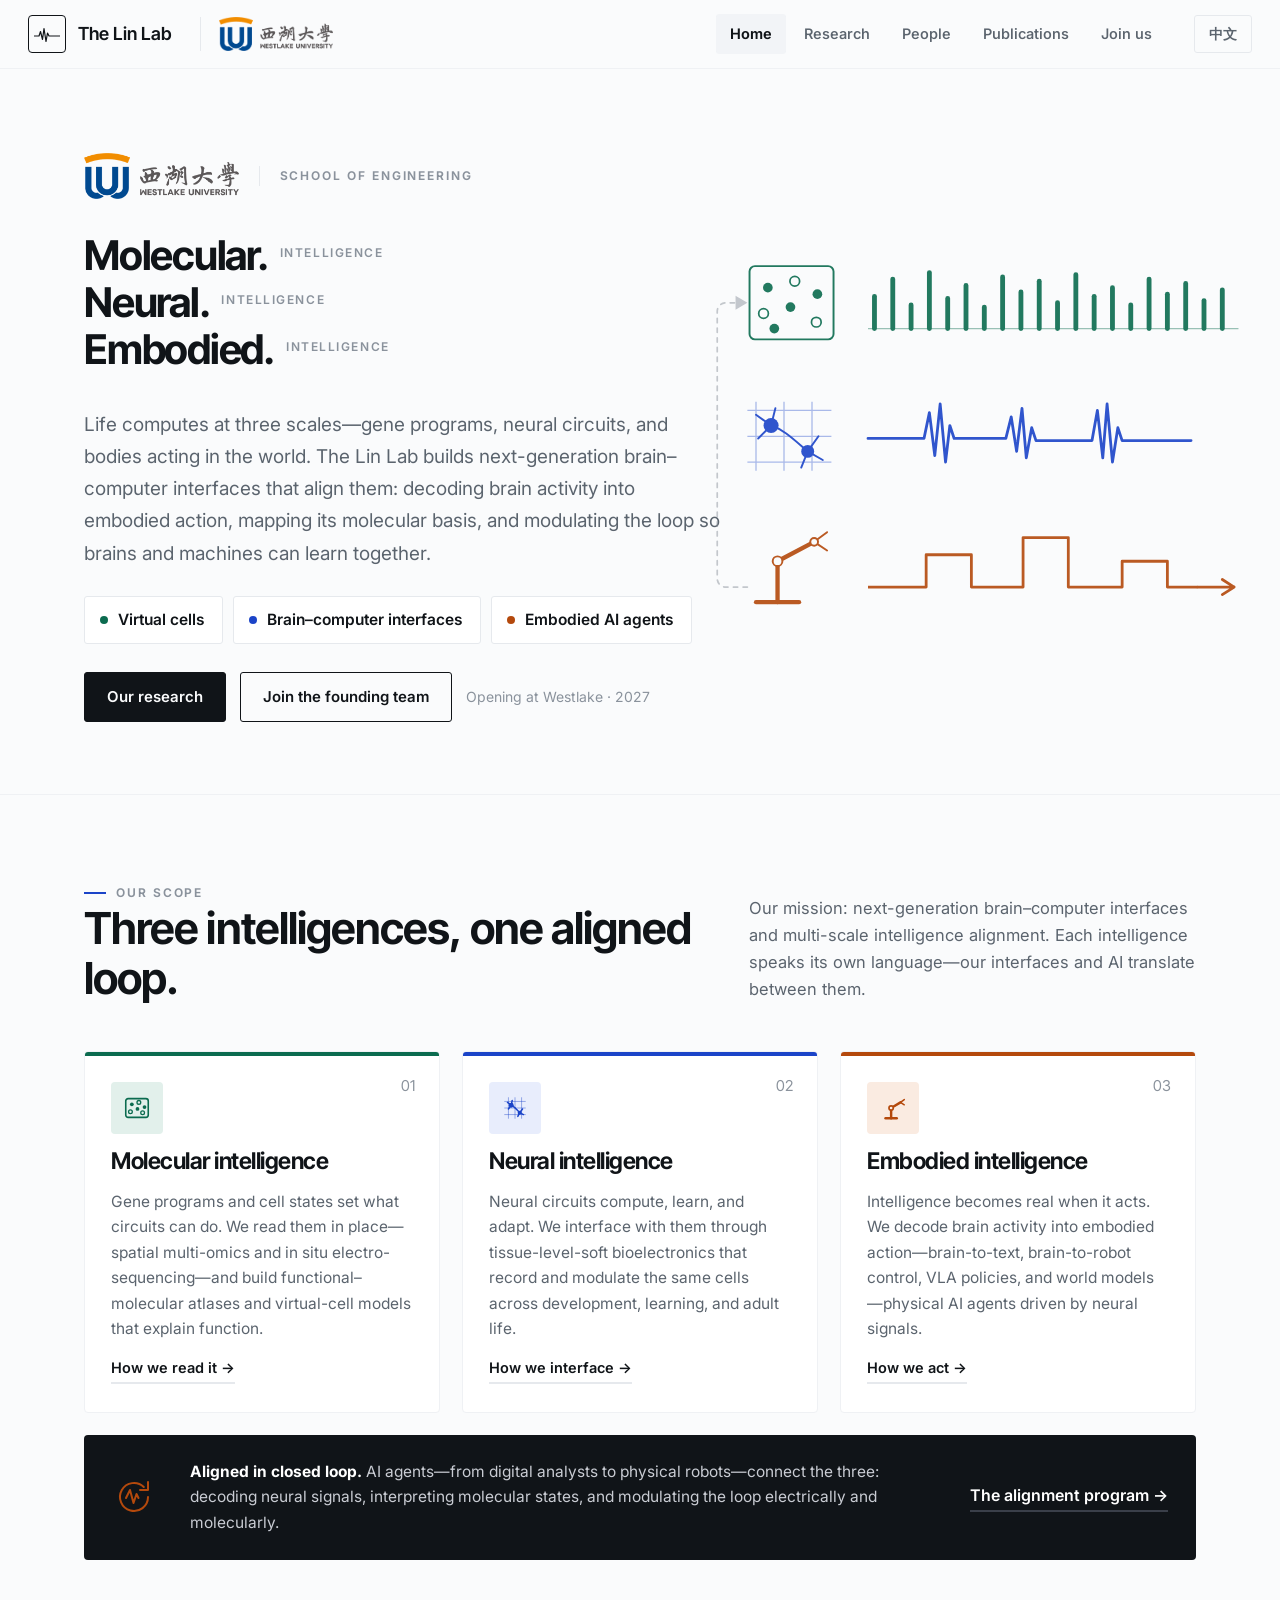
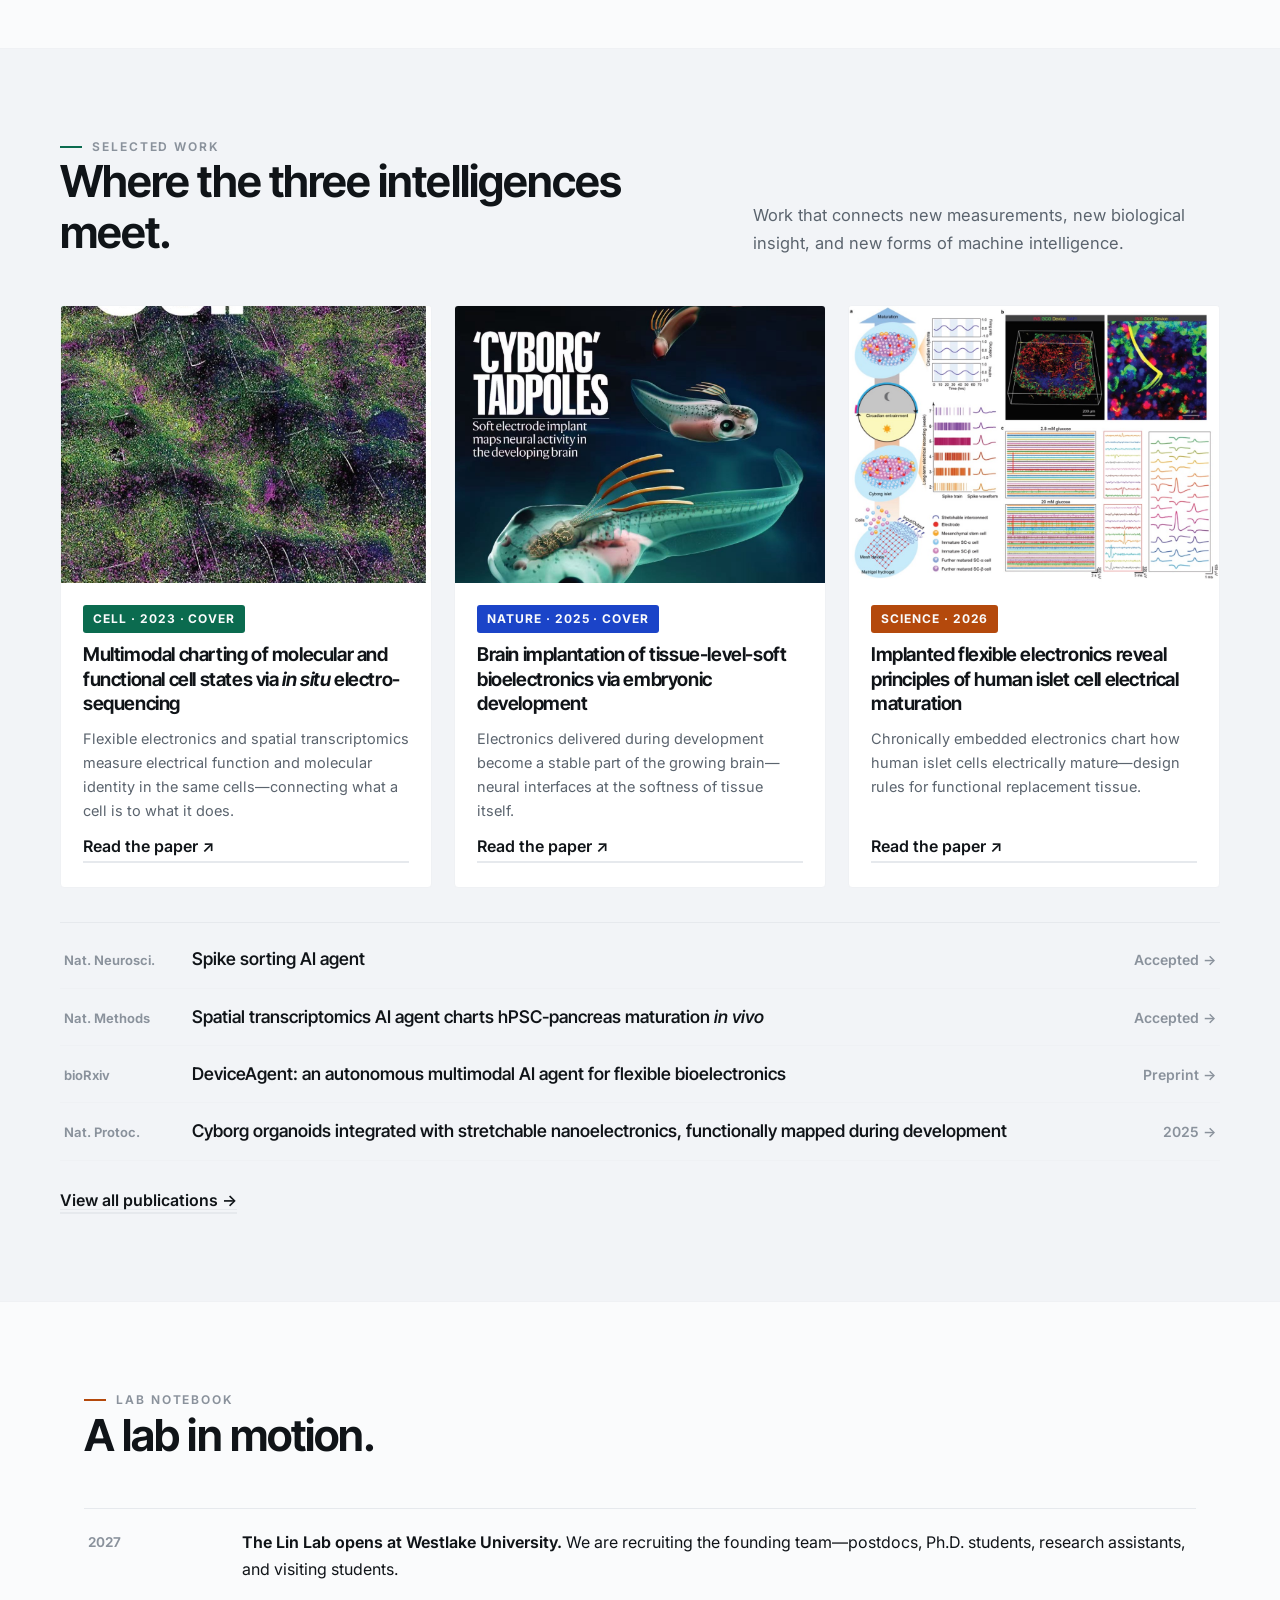
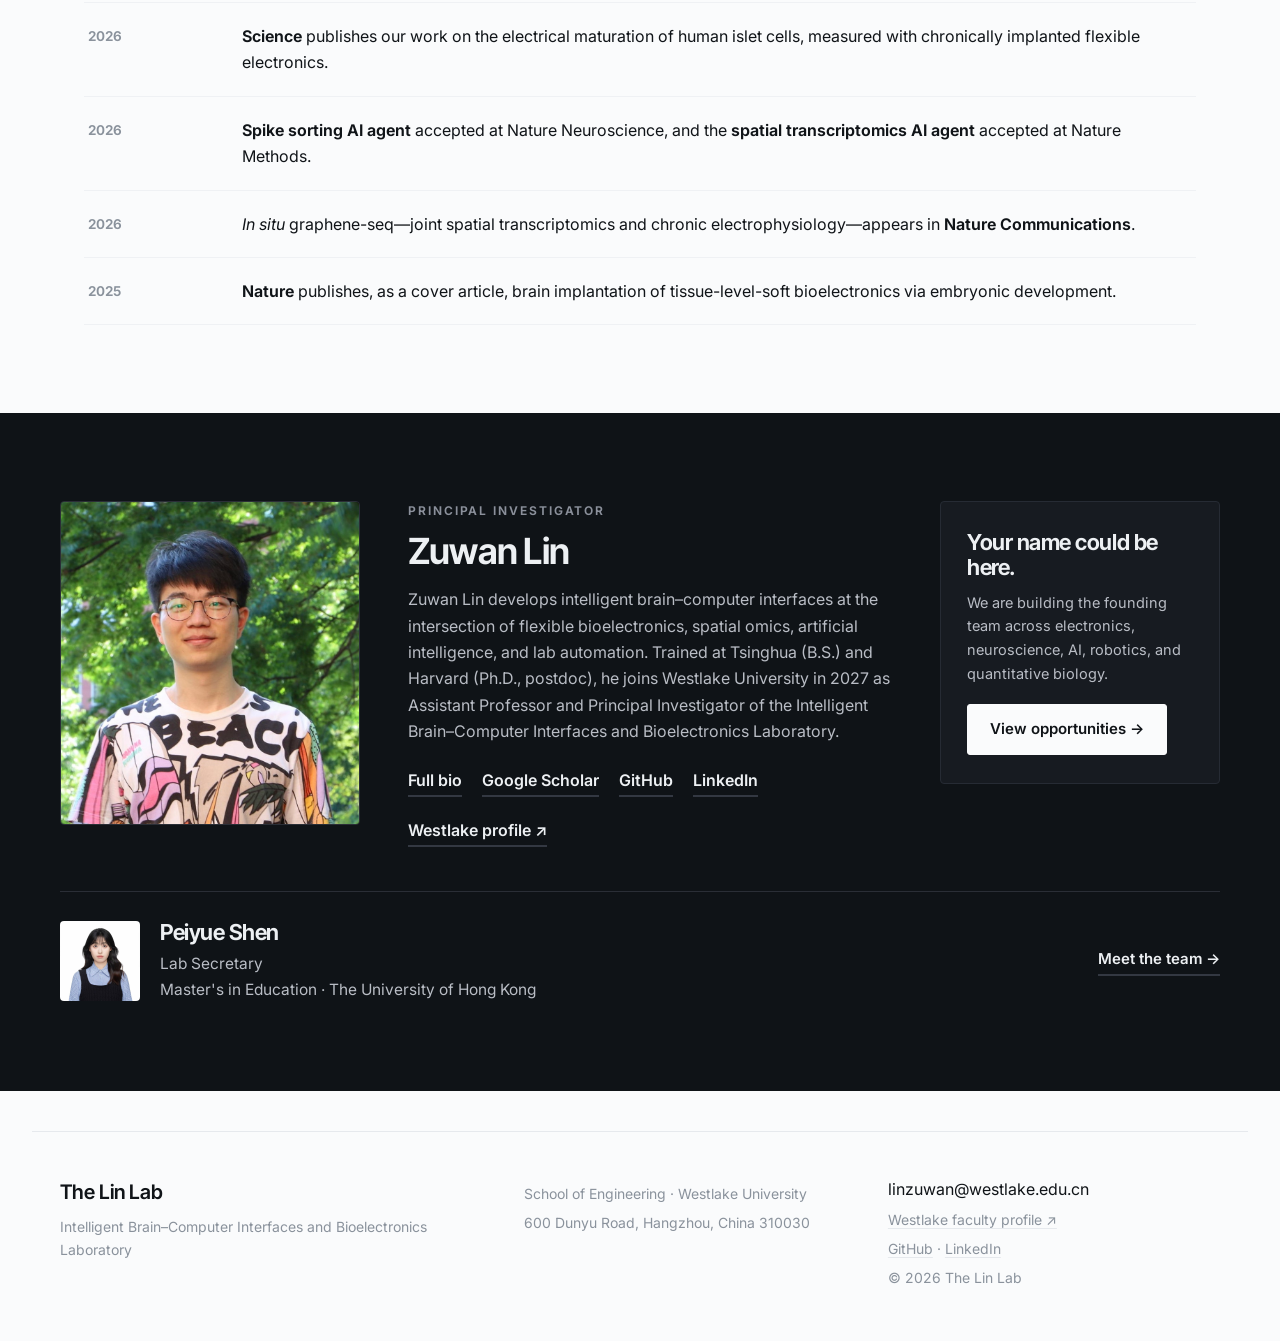
<file: index.html>
<!doctype html>
<html lang="en">
<head>
  <meta charset="utf-8">
  <meta name="viewport" content="width=device-width,initial-scale=1">
  <title>The Lin Lab · Westlake University</title>
  <meta name="description" content="The Lin Lab at Westlake University builds next-generation brain–computer interfaces that align molecular, neural, and embodied intelligence.">
  <meta property="og:title" content="The Lin Lab · Westlake University">
  <meta property="og:description" content="Molecular. Neural. Embodied. Next-generation BCI and multi-scale intelligence alignment.">
  <meta property="og:image" content="https://linzw14.github.io/og-v4.jpg">
  <meta name="twitter:card" content="summary_large_image">
  <meta name="twitter:title" content="The Lin Lab · Westlake University">
  <meta name="twitter:description" content="Molecular. Neural. Embodied. Next-generation BCI and multi-scale intelligence alignment.">
  <meta name="twitter:image" content="https://linzw14.github.io/og-v4.jpg">
  <link rel="icon" type="image/svg+xml" href="favicon.svg">
  <link rel="preconnect" href="https://fonts.googleapis.com">
  <link rel="preconnect" href="https://fonts.gstatic.com" crossorigin>
  <link href="https://fonts.googleapis.com/css2?family=Inter+Tight:wght@600;650;700&family=Inter:wght@400;500;550;600;650;700&display=swap" rel="stylesheet">
  <link rel="stylesheet" href="site-v3.css">
  <script defer src="site-v3.js"></script>
</head>
<body>
  <header class="site-header" data-site-header></header>
  <main>

    <!-- ================= HERO ================= -->
    <section class="hero">
      <div class="wrap">
        <div class="hero-kicker">
          <a class="hero-affil" href="https://en.westlake.edu.cn/" target="_blank" rel="noopener"><img src="westlake-logo.png" alt="Westlake University · 西湖大学" width="578" height="172"></a>
          <span class="hero-school" data-en="School of Engineering" data-zh="工学院"></span>
        </div>
        <div class="hero-words" aria-label="Molecular, neural, and embodied intelligence">
          <div class="w w2"><span data-en="Molecular." data-zh="分子智能"></span><small data-en="intelligence" data-zh="molecular"></small></div>
          <div class="w w1"><span data-en="Neural." data-zh="神经智能"></span><small data-en="intelligence" data-zh="neural"></small></div>
          <div class="w w3"><span data-en="Embodied." data-zh="具身智能"></span><small data-en="intelligence" data-zh="embodied"></small></div>
        </div>
        <p class="hero-sub" data-en="Life computes at three scales—gene programs, neural circuits, and bodies acting in the world. The Lin Lab builds next-generation brain–computer interfaces that align them: decoding brain activity into embodied action, mapping its molecular basis, and modulating the loop so brains and machines can learn together." data-zh="生命的计算发生在三个尺度上——基因程序、神经回路，以及在真实世界中行动的身体。林祖万实验室构建下一代脑机接口，让三者彼此对齐：把脑活动解码为具身行动，解析其背后的分子机制，并调控这一闭环，让大脑与机器共同学习。"></p>
        <div class="hero-keys">
          <a class="hk hk2" href="research.html#mapping" data-en="Virtual cells" data-zh="虚拟细胞"></a>
          <a class="hk hk1" href="research.html#bci" data-en="Brain–computer interfaces" data-zh="脑机接口"></a>
          <a class="hk hk3" href="research.html#agents" data-en="Embodied AI agents" data-zh="具身智能体"></a>
        </div>
        <div class="hero-actions">
          <a class="button" href="research.html" data-en="Our research" data-zh="研究方向"></a>
          <a class="button secondary" href="join.html" data-en="Join the founding team" data-zh="加入创始团队"></a>
          <span class="hero-note" data-en="Opening at Westlake · 2027" data-zh="2027 年成立于西湖大学"></span>
        </div>

        <!-- Each scale pairs the thing we measure with the signal it produces,
             and the bracket carries the loop back from action to molecules. -->
        <svg class="hero-wave" viewBox="0 0 520 400" fill="none" aria-hidden="true">

          <!-- feedback loop: action reshapes molecules -->
          <g stroke="var(--ink-faint)" stroke-width="1.6" opacity=".55">
            <path d="M44 344 H24 a8 8 0 0 1-8-8 V88 a8 8 0 0 1 8-8 H32" stroke-linecap="round" stroke-dasharray="4 5"/>
          </g>
          <path d="M44 80 l-11-6.5 v13 z" fill="var(--ink-faint)" opacity=".55"/>

          <!-- ===== molecular: tissue patch, cell states, expression ===== -->
          <g stroke="var(--c2)">
            <rect x="46" y="46" width="78" height="68" rx="5" stroke-width="1.8"/>
            <circle cx="63"  cy="66"  r="4.5" fill="var(--c2)" stroke="none"/>
            <circle cx="88"  cy="60"  r="4.5" stroke-width="1.6"/>
            <circle cx="109" cy="72"  r="4.5" fill="var(--c2)" stroke="none"/>
            <circle cx="59"  cy="90"  r="4.5" stroke-width="1.6"/>
            <circle cx="84"  cy="84"  r="4.5" fill="var(--c2)" stroke="none"/>
            <circle cx="108" cy="98"  r="4.5" stroke-width="1.6"/>
            <circle cx="69"  cy="104" r="4.5" fill="var(--c2)" stroke="none"/>
          </g>
          <line x1="156" y1="104" x2="500" y2="104" stroke="var(--c2)" stroke-width="1.3" opacity=".45"/>
          <g stroke="var(--c2)" stroke-width="4.5" stroke-linecap="round">
            <line x1="162" y1="104" x2="162" y2="74"/><line x1="179" y1="104" x2="179" y2="58"/>
            <line x1="196" y1="104" x2="196" y2="82"/><line x1="213" y1="104" x2="213" y2="52"/>
            <line x1="230" y1="104" x2="230" y2="76"/><line x1="247" y1="104" x2="247" y2="64"/>
            <line x1="264" y1="104" x2="264" y2="84"/><line x1="281" y1="104" x2="281" y2="56"/>
            <line x1="298" y1="104" x2="298" y2="70"/><line x1="315" y1="104" x2="315" y2="60"/>
            <line x1="332" y1="104" x2="332" y2="80"/><line x1="349" y1="104" x2="349" y2="54"/>
            <line x1="366" y1="104" x2="366" y2="74"/><line x1="383" y1="104" x2="383" y2="66"/>
            <line x1="400" y1="104" x2="400" y2="82"/><line x1="417" y1="104" x2="417" y2="58"/>
            <line x1="434" y1="104" x2="434" y2="72"/><line x1="451" y1="104" x2="451" y2="62"/>
            <line x1="468" y1="104" x2="468" y2="78"/><line x1="485" y1="104" x2="485" y2="68"/>
          </g>

          <!-- ===== neural: neurons under a mesh electrode, spiking ===== -->
          <g stroke="var(--c1)" stroke-width="1.2" opacity=".4">
            <path d="M52 172 V236 M78 172 V236 M104 172 V236 M44 180 H122 M44 204 H122 M44 228 H122"/>
          </g>
          <g stroke="var(--c1)" stroke-width="1.8" stroke-linecap="round">
            <path d="M66 194 l-14-10 M66 194 l-12 12 M66 194 l4-16"/>
            <path d="M100 218 l14 8 M100 218 l10-14 M100 218 l-6 15"/>
            <path d="M66 194 C 78 198, 86 206, 100 218"/>
            <circle cx="66" cy="194" r="7" fill="var(--c1)" stroke="none"/>
            <circle cx="100" cy="218" r="6" fill="var(--c1)" stroke="none"/>
          </g>
          <path d="M156 206 h52 l5-24 5 40 5-48 5 54 4-34 4 12 h48 l5-20 5 32 5-40 4 46 5-28 4 12 h52 l5-28 5 44 4-50 5 54 5-32 4 12 h64"
                stroke="var(--c1)" stroke-width="2.6" stroke-linejoin="round" stroke-linecap="round"/>

          <!-- ===== embodied: robot arm driven by a control signal ===== -->
          <g stroke="var(--c3)" stroke-width="1.8" stroke-linecap="round" stroke-linejoin="round">
            <path d="M52 358 h40" stroke-width="4"/>
            <path d="M72 358 V320" stroke-width="4"/>
            <path d="M72 320 L106 302" stroke-width="4"/>
            <path d="M106 302 l12 -9 M106 302 l12 8"/>
            <circle cx="72" cy="320" r="4.5" fill="var(--paper)"/>
            <circle cx="106" cy="302" r="3.6" fill="var(--paper)"/>
          </g>
          <path d="M156 344 h54 v-30 h42 v30 h48 v-46 h42 v46 h50 v-24 h42 v24 h28"
                stroke="var(--c3)" stroke-width="2.6" stroke-linejoin="round"/>
          <path d="M462 344 h34 m0 0 l-11-7 m11 7 l-11 7" stroke="var(--c3)" stroke-width="2.6" stroke-linecap="round" stroke-linejoin="round"/>
        </svg>
      </div>
    </section>

    <!-- ================= PILLARS ================= -->
    <section class="section">
      <div class="wrap">
        <div class="section-head">
          <div>
            <div class="eyebrow" data-en="Our scope" data-zh="研究主题"></div>
            <h2 data-en="Three intelligences, one aligned loop." data-zh="三种智能，一个对齐的闭环。"></h2>
          </div>
          <p data-en="Our mission: next-generation brain–computer interfaces and multi-scale intelligence alignment. Each intelligence speaks its own language—our interfaces and AI translate between them." data-zh="我们的使命：下一代脑机接口与多尺度智能对齐。每种智能都说着自己的语言——我们的接口与 AI 负责在它们之间翻译。"></p>
        </div>
        <div class="pillars">
          <article class="pillar-card pc2">
            <span class="p-num">01</span>
            <!-- tissue patch, cells in different states — echoes the hero glyph -->
            <div class="p-icon"><svg viewBox="0 0 32 32" fill="none" stroke="currentColor" stroke-width="1.7">
              <rect x="4" y="6" width="24" height="20" rx="2.5"/>
              <circle cx="10.5" cy="12" r="2" fill="currentColor" stroke="none"/>
              <circle cx="18"   cy="10" r="2" stroke-width="1.4"/>
              <circle cx="24"   cy="15" r="2" fill="currentColor" stroke="none"/>
              <circle cx="9"    cy="20" r="2" stroke-width="1.4"/>
              <circle cx="16.5" cy="17" r="2" fill="currentColor" stroke="none"/>
              <circle cx="22"   cy="21" r="2" stroke-width="1.4"/>
            </svg></div>
            <h3 data-en="Molecular intelligence" data-zh="分子智能"></h3>
            <p data-en="Gene programs and cell states set what circuits can do. We read them in place—spatial multi-omics and in situ electro-sequencing—and build functional–molecular atlases and virtual-cell models that explain function." data-zh="基因程序与细胞状态，决定了神经回路能做什么。我们在原位读取它们——借助空间多组学与原位电测序——构建能够解释功能的分子图谱与虚拟细胞模型。"></p>
            <a class="text-link" href="research.html#mapping" data-en="How we read it →" data-zh="如何读取 →"></a>
          </article>
          <article class="pillar-card pc1">
            <span class="p-num">02</span>
            <!-- neurons under a mesh electrode — echoes the hero glyph -->
            <div class="p-icon"><svg viewBox="0 0 32 32" fill="none" stroke="currentColor" stroke-linecap="round">
              <path d="M9 5 V27 M16 5 V27 M23 5 V27 M5 9 H27 M5 16 H27 M5 23 H27" stroke-width="1" opacity=".45"/>
              <path d="M12 13 l-4-3 M12 13 l-3 4 M12 13 l1-5" stroke-width="1.6"/>
              <path d="M21 21 l4 2 M21 21 l3-4 M21 21 l-2 4" stroke-width="1.6"/>
              <path d="M12 13 C 16 15, 18 18, 21 21" stroke-width="1.6"/>
              <circle cx="12" cy="13" r="2.6" fill="currentColor" stroke="none"/>
              <circle cx="21" cy="21" r="2.2" fill="currentColor" stroke="none"/>
            </svg></div>
            <h3 data-en="Neural intelligence" data-zh="神经智能"></h3>
            <p data-en="Neural circuits compute, learn, and adapt. We interface with them through tissue-level-soft bioelectronics that record and modulate the same cells across development, learning, and adult life." data-zh="神经回路会计算、会学习，也会不断适应。我们用与组织一样柔软的生物电子与之相连，在发育、学习乃至整个成年期，持续记录并调控同一批细胞。"></p>
            <a class="text-link" href="research.html#bci" data-en="How we interface →" data-zh="如何交互 →"></a>
          </article>
          <article class="pillar-card pc3">
            <span class="p-num">03</span>
            <!-- robot arm, not a robot face: the lab drives actuation, not androids -->
            <div class="p-icon"><svg viewBox="0 0 32 32" fill="none" stroke="currentColor" stroke-width="1.8" stroke-linecap="round" stroke-linejoin="round">
              <path d="M8 27 h12" stroke-width="2.6"/>
              <path d="M14 27 V16" stroke-width="2.6"/>
              <path d="M14 16 L24 10" stroke-width="2.6"/>
              <path d="M24 10 l4 -3 M24 10 l4 2.6" stroke-width="1.6"/>
              <circle cx="14" cy="16" r="2.3" fill="var(--pcs)"/>
            </svg></div>
            <h3 data-en="Embodied intelligence" data-zh="具身智能"></h3>
            <p data-en="Intelligence becomes real when it acts. We decode brain activity into embodied action—brain-to-text, brain-to-robot control, VLA policies, and world models—physical AI agents driven by neural signals." data-zh="智能唯有付诸行动，才真正成立。我们把脑活动解码为具身行动——脑到文本、脑控机器人、VLA 策略与世界模型——打造由神经信号驱动的实体 AI 智能体。"></p>
            <a class="text-link" href="research.html#agents" data-en="How we act →" data-zh="如何行动 →"></a>
          </article>
        </div>
        <div class="align-strip">
          <svg viewBox="0 0 44 44" fill="none" stroke="currentColor" stroke-width="2" stroke-linecap="round" stroke-linejoin="round" aria-hidden="true">
            <path d="M36 22a14 14 0 1 1-4.2-10"/><path d="M36 7 v8 h-8"/>
            <path d="M14 23 l4-8 3.5 13 3-9 2 4"/>
          </svg>
          <p data-en="<b>Aligned in closed loop.</b> AI agents—from digital analysts to physical robots—connect the three: decoding neural signals, interpreting molecular states, and modulating the loop electrically and molecularly." data-zh="<b>在闭环中对齐。</b>从数字分析到实体机器人，AI 智能体把三种智能连在一起：解码神经信号、解读分子状态，并以电学与分子手段调控这一闭环。"></p>
          <a class="text-link" href="research.html#alignment" data-en="The alignment program →" data-zh="对齐研究方向 →"></a>
        </div>
      </div>
    </section>

    <!-- ================= FEATURED WORK ================= -->
    <section class="band">
      <div class="wrap section">
        <div class="section-head">
          <div>
            <div class="eyebrow e2" data-en="Selected work" data-zh="代表性成果"></div>
            <h2 data-en="Where the three intelligences meet." data-zh="三种智能交汇之处。"></h2>
          </div>
          <p data-en="Work that connects new measurements, new biological insight, and new forms of machine intelligence." data-zh="这些工作把新的测量手段、新的生物学认知与新形态的机器智能连接起来。"></p>
        </div>
        <div class="features">
          <article class="feature">
            <a class="thumb" href="https://www.cell.com/cell/fulltext/S0092-8674(23)00286-6" target="_blank" rel="noopener"><img src="cell-cover-2023.jpg" alt="Cell 2023 cover: in situ electro-sequencing"></a>
            <div class="body">
              <span class="venue-tag v2">Cell · 2023 · Cover</span>
              <h3>Multimodal charting of molecular and functional cell states via <i>in situ</i> electro-sequencing</h3>
              <p data-en="Flexible electronics and spatial transcriptomics measure electrical function and molecular identity in the same cells—connecting what a cell is to what it does." data-zh="柔性电子与空间转录组在同一细胞中测量电生理功能与分子身份，连接“细胞是什么”与“细胞在做什么”。"></p>
              <a class="text-link" href="https://www.cell.com/cell/fulltext/S0092-8674(23)00286-6" target="_blank" rel="noopener" data-en="Read the paper ↗" data-zh="阅读论文 ↗"></a>
            </div>
          </article>
          <article class="feature">
            <a class="thumb" href="https://www.nature.com/articles/s41586-025-09106-8" target="_blank" rel="noopener"><img src="4-1.jpg" alt="Nature 2025 cover: tissue-level-soft bioelectronics"></a>
            <div class="body">
              <span class="venue-tag v1">Nature · 2025 · Cover</span>
              <h3>Brain implantation of tissue-level-soft bioelectronics via embryonic development</h3>
              <p data-en="Electronics delivered during development become a stable part of the growing brain—neural interfaces at the softness of tissue itself." data-zh="在发育过程中植入的电子器件与成长中的大脑融为一体——柔软度与组织本身相当的神经接口。"></p>
              <a class="text-link" href="https://www.nature.com/articles/s41586-025-09106-8" target="_blank" rel="noopener" data-en="Read the paper ↗" data-zh="阅读论文 ↗"></a>
            </div>
          </article>
          <article class="feature">
            <a class="thumb" href="https://www.science.org/doi/10.1126/science.aeb3295" target="_blank" rel="noopener"><img src="3-3.jpg" alt="Science 2026: implanted flexible electronics in human islets"></a>
            <div class="body">
              <span class="venue-tag v3">Science · 2026</span>
              <h3>Implanted flexible electronics reveal principles of human islet cell electrical maturation</h3>
              <p data-en="Chronically embedded electronics chart how human islet cells electrically mature—design rules for functional replacement tissue." data-zh="长期嵌入的柔性电子揭示人类胰岛细胞电生理成熟的规律——为功能性替代组织提供设计原则。"></p>
              <a class="text-link" href="https://www.science.org/doi/10.1126/science.aeb3295" target="_blank" rel="noopener" data-en="Read the paper ↗" data-zh="阅读论文 ↗"></a>
            </div>
          </article>
        </div>
        <div class="more-work">
          <a class="more-row" href="https://www.biorxiv.org/content/biorxiv/early/2025/02/12/2025.02.11.637754.full.pdf" target="_blank" rel="noopener">
            <span class="mr-venue">Nat. Neurosci.</span>
            <h4>Spike sorting AI agent</h4>
            <span class="mr-link" data-en="Accepted →" data-zh="已接收 →"></span>
          </a>
          <a class="more-row" href="https://www.biorxiv.org/content/biorxiv/early/2025/04/04/2025.04.01.646731.full.pdf" target="_blank" rel="noopener">
            <span class="mr-venue">Nat. Methods</span>
            <h4>Spatial transcriptomics AI agent charts hPSC-pancreas maturation <i>in vivo</i></h4>
            <span class="mr-link" data-en="Accepted →" data-zh="已接收 →"></span>
          </a>
          <a class="more-row" href="https://www.biorxiv.org/content/10.1101/2025.10.10.681748v1" target="_blank" rel="noopener">
            <span class="mr-venue">bioRxiv</span>
            <h4>DeviceAgent: an autonomous multimodal AI agent for flexible bioelectronics</h4>
            <span class="mr-link" data-en="Preprint →" data-zh="预印本 →"></span>
          </a>
          <a class="more-row" href="https://www.nature.com/articles/s41596-025-01147-7" target="_blank" rel="noopener">
            <span class="mr-venue">Nat. Protoc.</span>
            <h4>Cyborg organoids integrated with stretchable nanoelectronics, functionally mapped during development</h4>
            <span class="mr-link">2025 →</span>
          </a>
        </div>
        <p style="margin-top:26px"><a class="text-link" href="publications.html" data-en="View all publications →" data-zh="查看全部论文 →"></a></p>
      </div>
    </section>

    <!-- ================= NEWS ================= -->
    <section class="section">
      <div class="wrap">
        <div class="section-head">
          <div>
            <div class="eyebrow e3" data-en="Lab notebook" data-zh="实验室动态"></div>
            <h2 data-en="A lab in motion." data-zh="正在发生。"></h2>
          </div>
        </div>
        <div class="news-list">
          <div class="news-item">
            <time data-en="2027" data-zh="2027 年"></time>
            <p data-en="<span class='nw'>The Lin Lab opens at Westlake University.</span> We are recruiting the founding team—postdocs, Ph.D. students, research assistants, and visiting students." data-zh="<span class='nw'>林祖万实验室将在西湖大学成立。</span>创始团队招募中——博士后、博士生、科研助理与访问学生。"></p>
          </div>
          <div class="news-item">
            <time data-en="2026" data-zh="2026 年"></time>
            <p data-en="<span class='nw'>Science</span> publishes our work on the electrical maturation of human islet cells, measured with chronically implanted flexible electronics." data-zh="<span class='nw'>Science</span> 发表我们关于人类胰岛细胞电生理成熟的工作——由长期植入的柔性电子器件测量。"></p>
          </div>
          <div class="news-item">
            <time data-en="2026" data-zh="2026 年"></time>
            <p data-en="<span class='nw'>Spike sorting AI agent</span> accepted at Nature Neuroscience, and the <span class='nw'>spatial transcriptomics AI agent</span> accepted at Nature Methods." data-zh="<span class='nw'>Spike sorting AI agent</span> 被 Nature Neuroscience 接收；<span class='nw'>空间转录组 AI 智能体</span>被 Nature Methods 接收。"></p>
          </div>
          <div class="news-item">
            <time data-en="2026" data-zh="2026 年"></time>
            <p data-en="<i>In situ</i> graphene-seq—joint spatial transcriptomics and chronic electrophysiology—appears in <span class='nw'>Nature Communications</span>." data-zh="<i>In situ</i> graphene-seq——空间转录组与长期电生理的联合测量——发表于 <span class='nw'>Nature Communications</span>。"></p>
          </div>
          <div class="news-item">
            <time data-en="2025" data-zh="2025 年"></time>
            <p data-en="<span class='nw'>Nature</span> publishes, as a cover article, brain implantation of tissue-level-soft bioelectronics via embryonic development." data-zh="<span class='nw'>Nature</span> 以封面论文发表我们通过胚胎发育植入类组织柔软生物电子的工作。"></p>
          </div>
        </div>
      </div>
    </section>

    <!-- ================= PI + JOIN ================= -->
    <section class="dark-band">
      <div class="wrap section">
        <div class="pi-grid">
          <div class="pi-photo"><img src="zuwan-lin-photo.jpg" alt="Zuwan Lin"></div>
          <div>
            <div class="eyebrow plain" data-en="Principal Investigator" data-zh="实验室负责人"></div>
            <h2 data-en="Zuwan Lin" data-zh="林祖万"></h2>
            <p data-en="Zuwan Lin develops intelligent brain–computer interfaces at the intersection of flexible bioelectronics, spatial omics, artificial intelligence, and lab automation. Trained at Tsinghua (B.S.) and Harvard (Ph.D., postdoc), he joins Westlake University in 2027 as Assistant Professor and Principal Investigator of the Intelligent Brain–Computer Interfaces and Bioelectronics Laboratory." data-zh="林祖万在柔性生物电子、空间组学、人工智能与实验室自动化的交叉领域研究智能脑机接口。他本科毕业于清华大学，在哈佛大学获得博士学位并完成博士后研究，将于 2027 年加入西湖大学，任助理教授、智能脑机接口与生物电子实验室负责人。"></p>
            <div class="pi-links">
              <a href="people.html" data-en="Full bio" data-zh="个人简介"></a>
              <a href="https://scholar.google.com/citations?user=huZAOOQAAAAJ&amp;hl=en" target="_blank" rel="noopener">Google Scholar</a>
              <a href="https://github.com/linzw14" target="_blank" rel="noopener">GitHub</a>
              <a href="https://www.linkedin.com/in/zuwan-lin-545b1b214/" target="_blank" rel="noopener">LinkedIn</a>
              <a href="https://www.westlake.edu.cn/faculty/zuwan-lin.html" target="_blank" rel="noopener" data-en="Westlake profile ↗" data-zh="西湖大学主页 ↗"></a>
            </div>
          </div>
          <aside class="join-cta">
            <h3 data-en="Your name could be here." data-zh="下一个名字，可能就是你。"></h3>
            <p data-en="We are building the founding team across electronics, neuroscience, AI, robotics, and quantitative biology." data-zh="我们正在电子、神经科学、AI、机器人与定量生物学方向组建创始团队。"></p>
            <a class="button" href="join.html" data-en="View opportunities →" data-zh="查看招募信息 →"></a>
          </aside>
        </div>
        <a class="staff-preview" href="people.html#peiyue-shen">
          <img src="peiyue-shen.jpg" alt="Peiyue Shen / 沈佩悦" width="1280" height="1280" loading="lazy">
          <div>
            <h3 data-en="Peiyue Shen" data-zh="沈佩悦">Peiyue Shen</h3>
            <p data-en="Lab Secretary" data-zh="实验室秘书">Lab Secretary</p>
            <p data-en="Master's in Education · The University of Hong Kong" data-zh="香港大学 · 教育学硕士">Master's in Education · The University of Hong Kong</p>
          </div>
          <span class="staff-preview-link" data-en="Meet the team →" data-zh="认识团队 →">Meet the team →</span>
        </a>
      </div>
    </section>

  </main>
  <footer class="site-footer" data-site-footer></footer>
</body>
</html>
</file>
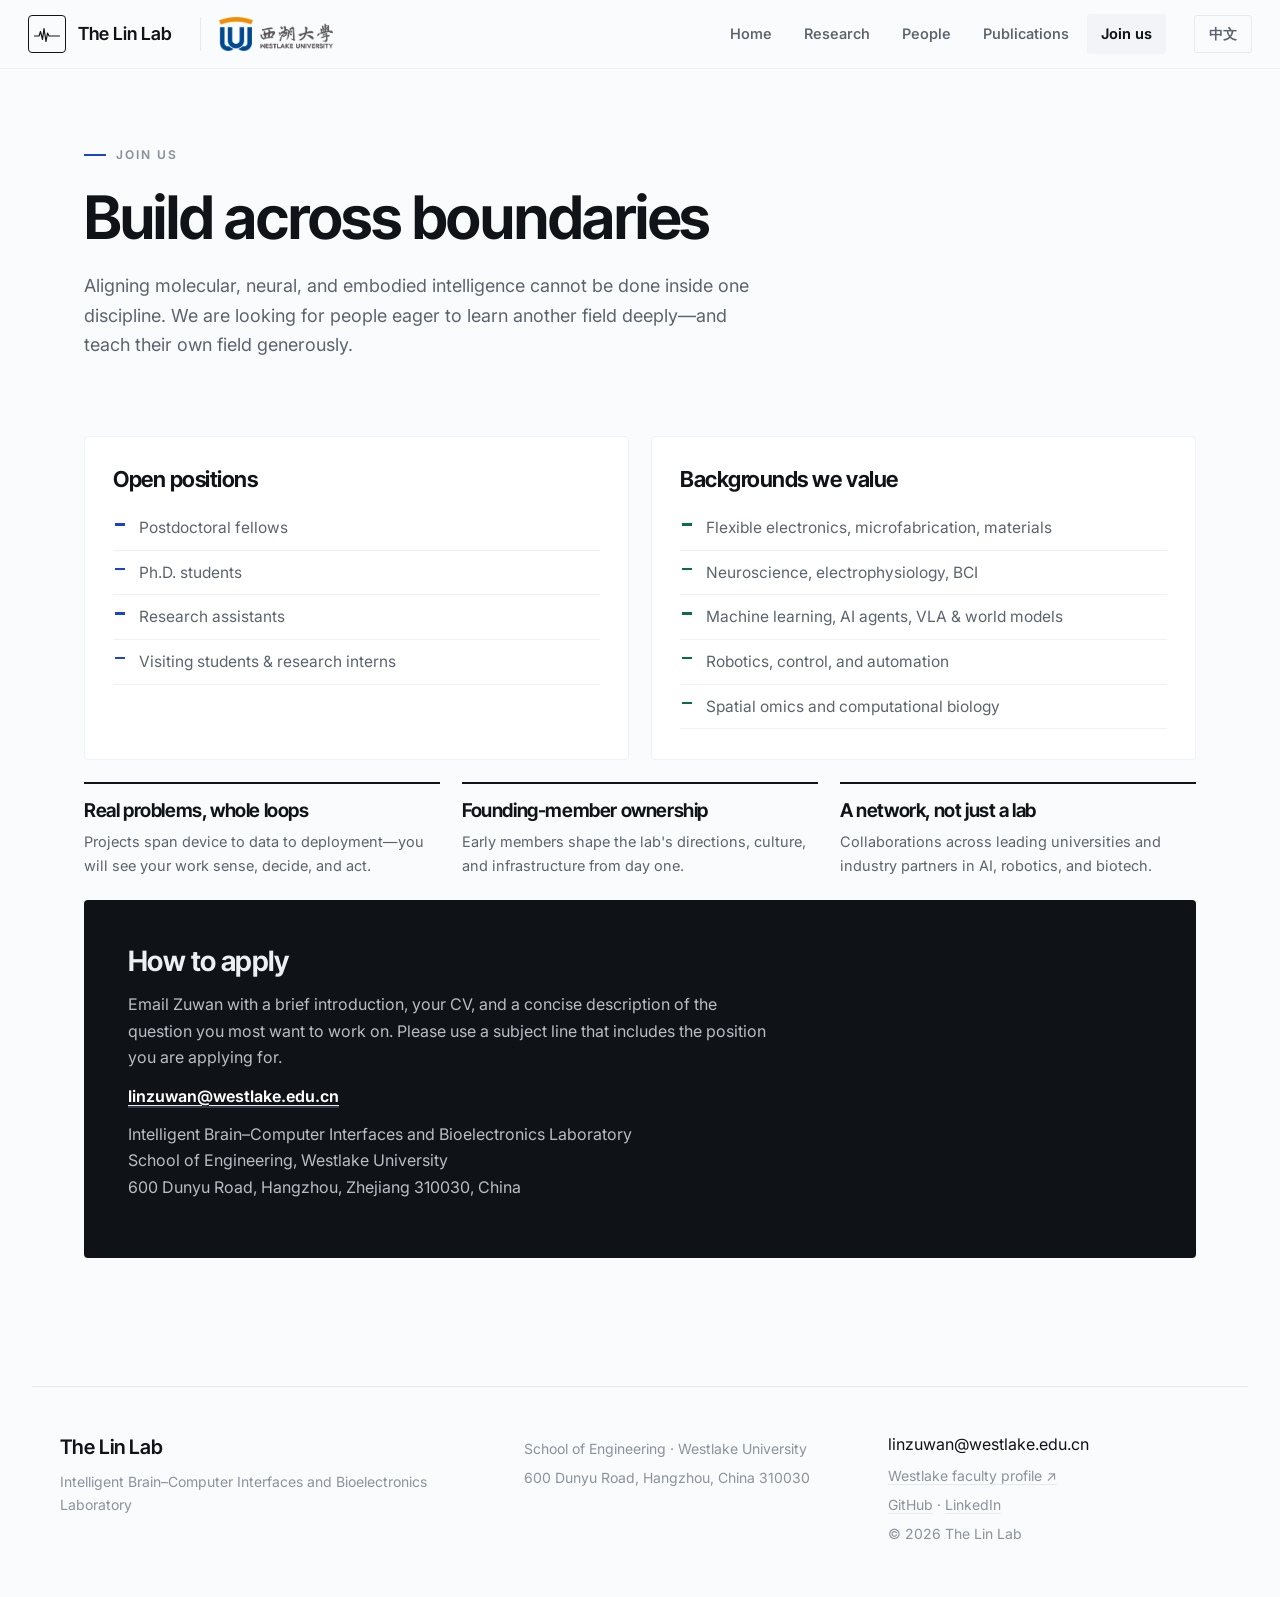
<file: join.html>
<!doctype html>
<html lang="en">
<head>
  <meta charset="utf-8">
  <meta name="viewport" content="width=device-width,initial-scale=1">
  <title>Join · The Lin Lab</title>
  <meta name="description" content="Join the founding team of the Lin Lab at Westlake University.">
  <meta property="og:title" content="Join · The Lin Lab">
  <meta property="og:description" content="Build across boundaries in bioelectronics, neuroscience, AI, robotics, and quantitative biology.">
  <meta property="og:image" content="https://linzw14.github.io/og-v4.jpg">
  <meta name="twitter:card" content="summary_large_image">
  <meta name="twitter:image" content="https://linzw14.github.io/og-v4.jpg">
  <link rel="icon" type="image/svg+xml" href="favicon.svg">
  <link rel="preconnect" href="https://fonts.googleapis.com">
  <link rel="preconnect" href="https://fonts.gstatic.com" crossorigin>
  <link href="https://fonts.googleapis.com/css2?family=Inter+Tight:wght@600;650;700&family=Inter:wght@400;500;550;600;650;700&display=swap" rel="stylesheet">
  <link rel="stylesheet" href="site-v3.css">
  <script defer src="site-v3.js"></script>
</head>
<body>
  <header class="site-header" data-site-header></header>
  <main>

    <section class="page-intro">
      <div class="wrap">
        <div class="eyebrow" data-en="Join us" data-zh="加入我们"></div>
        <h1 data-en="Build across boundaries" data-zh="跨越学科边界"></h1>
        <p class="lede" data-en="Aligning molecular, neural, and embodied intelligence cannot be done inside one discipline. We are looking for people eager to learn another field deeply—and teach their own field generously." data-zh="对齐分子、神经与具身智能，无法在单一学科内完成。我们寻找愿意深入学习另一领域、也乐于分享自身专长的伙伴。"></p>
      </div>
    </section>

    <section class="section" style="padding-top:20px">
      <div class="wrap">
        <div class="join-grid">
          <article class="join-card">
            <h2 data-en="Open positions" data-zh="招募岗位"></h2>
            <ul>
              <li data-en="Postdoctoral fellows" data-zh="博士后"></li>
              <li data-en="Ph.D. students" data-zh="博士研究生"></li>
              <li data-en="Research assistants" data-zh="科研助理"></li>
              <li data-en="Visiting students &amp; research interns" data-zh="访问学生与科研实习生"></li>
            </ul>
          </article>
          <article class="join-card jc2">
            <h2 data-en="Backgrounds we value" data-zh="我们重视的背景"></h2>
            <ul>
              <li data-en="Flexible electronics, microfabrication, materials" data-zh="柔性电子、微纳加工与材料"></li>
              <li data-en="Neuroscience, electrophysiology, BCI" data-zh="神经科学、电生理与脑机接口"></li>
              <li data-en="Machine learning, AI agents, VLA &amp; world models" data-zh="机器学习、AI 智能体、VLA 与世界模型"></li>
              <li data-en="Robotics, control, and automation" data-zh="机器人、控制与自动化"></li>
              <li data-en="Spatial omics and computational biology" data-zh="空间组学与计算生物学"></li>
            </ul>
          </article>
        </div>

        <div class="values" style="margin-bottom:22px">
          <div class="value">
            <h3 data-en="Real problems, whole loops" data-zh="真实问题，完整闭环"></h3>
            <p data-en="Projects span device to data to deployment—you will see your work sense, decide, and act." data-zh="课题贯穿器件、数据与部署——你将看到自己的工作真正感知、决策并行动。"></p>
          </div>
          <div class="value">
            <h3 data-en="Founding-member ownership" data-zh="创始成员的话语权"></h3>
            <p data-en="Early members shape the lab's directions, culture, and infrastructure from day one." data-zh="早期成员从第一天起，就参与塑造实验室的方向、文化与基础设施。"></p>
          </div>
          <div class="value">
            <h3 data-en="A network, not just a lab" data-zh="不止一个实验室"></h3>
            <p data-en="Collaborations across leading universities and industry partners in AI, robotics, and biotech." data-zh="与顶尖高校及 AI、机器人、生物科技产业伙伴保持深度合作。"></p>
          </div>
        </div>

        <div class="contact-box">
          <h2 data-en="How to apply" data-zh="申请方式"></h2>
          <p data-en="Email Zuwan with a brief introduction, your CV, and a concise description of the question you most want to work on. Please use a subject line that includes the position you are applying for." data-zh="请发送邮件给林祖万，并附上简短自我介绍、个人简历，以及你最希望探索的科学问题。邮件主题请注明申请岗位。"></p>
          <p><a href="mailto:linzuwan@westlake.edu.cn">linzuwan@westlake.edu.cn</a></p>
          <p data-en="Intelligent Brain–Computer Interfaces and Bioelectronics Laboratory<br>School of Engineering, Westlake University<br>600 Dunyu Road, Hangzhou, Zhejiang 310030, China" data-zh="智能脑机接口与生物电子实验室<br>西湖大学工学院<br>浙江省杭州市西湖区墩余路600号，310030"></p>
        </div>
      </div>
    </section>

  </main>
  <footer class="site-footer" data-site-footer></footer>
</body>
</html>
</file>
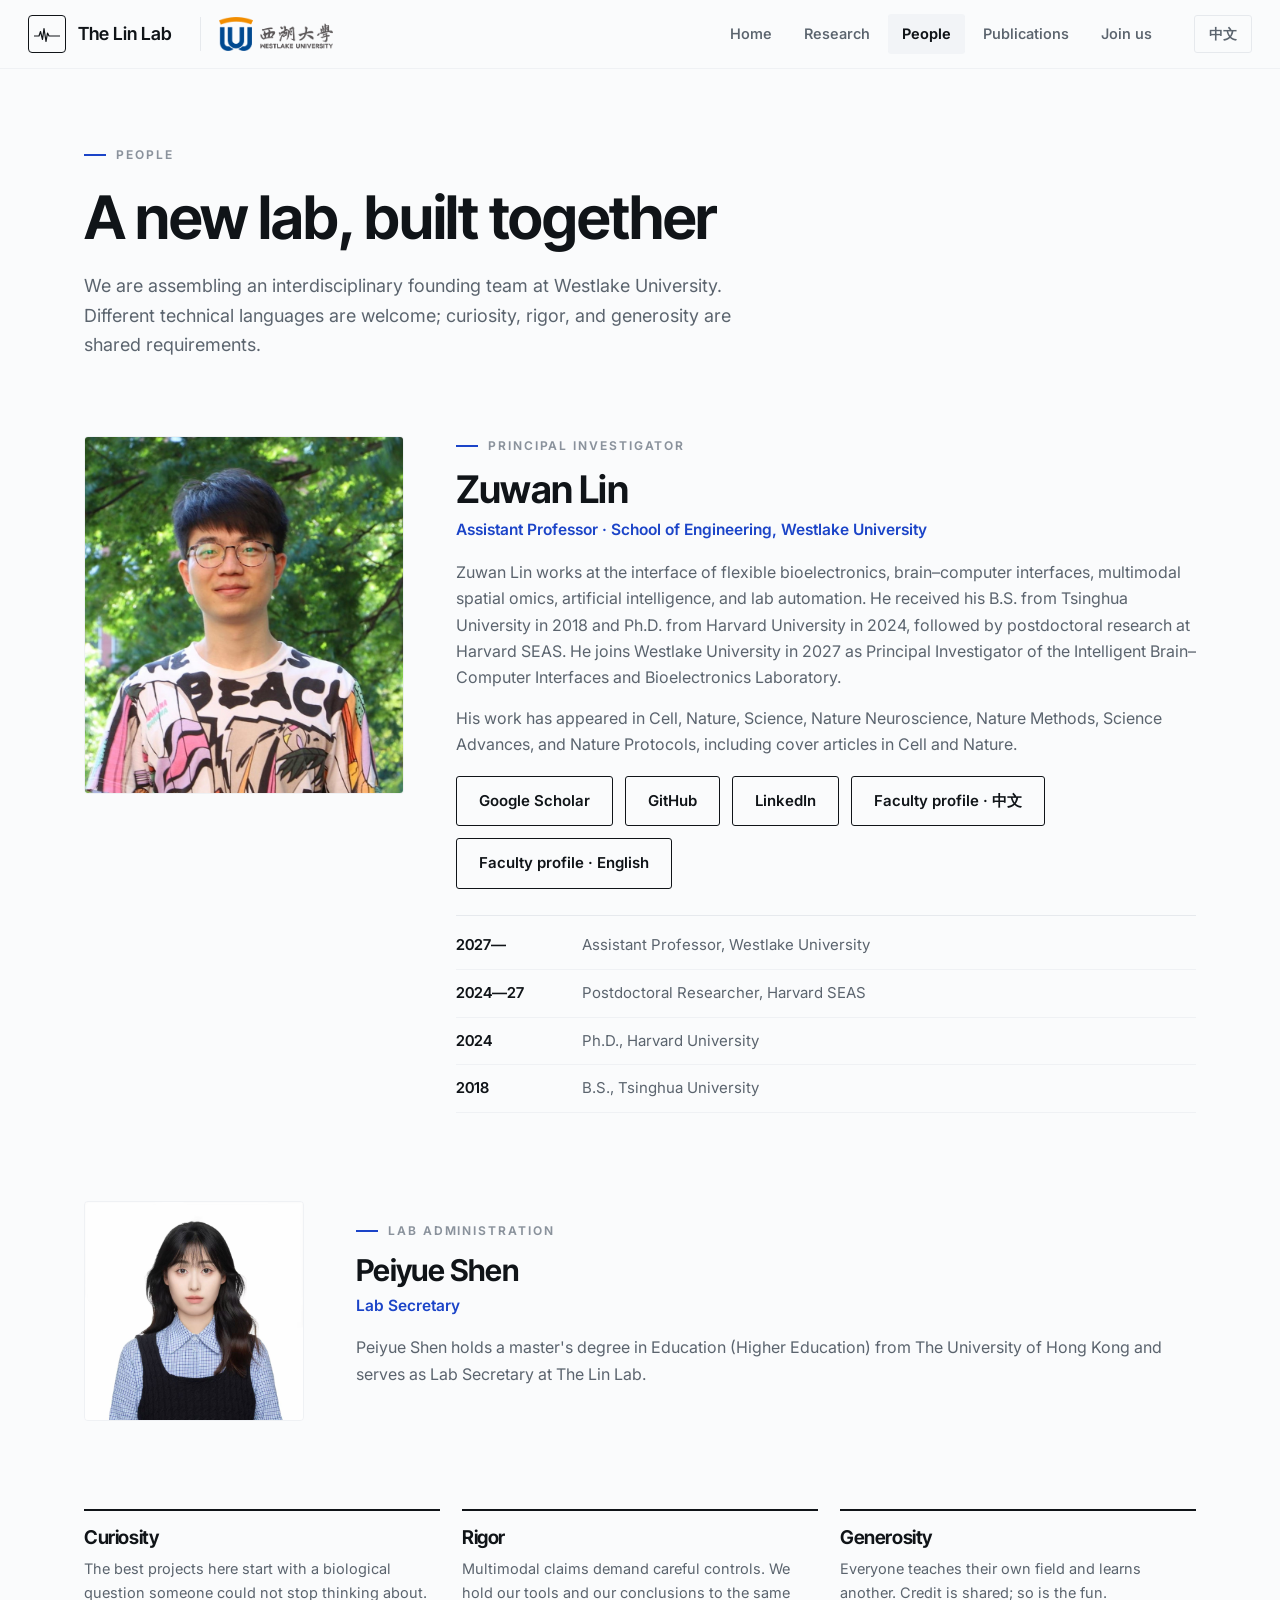
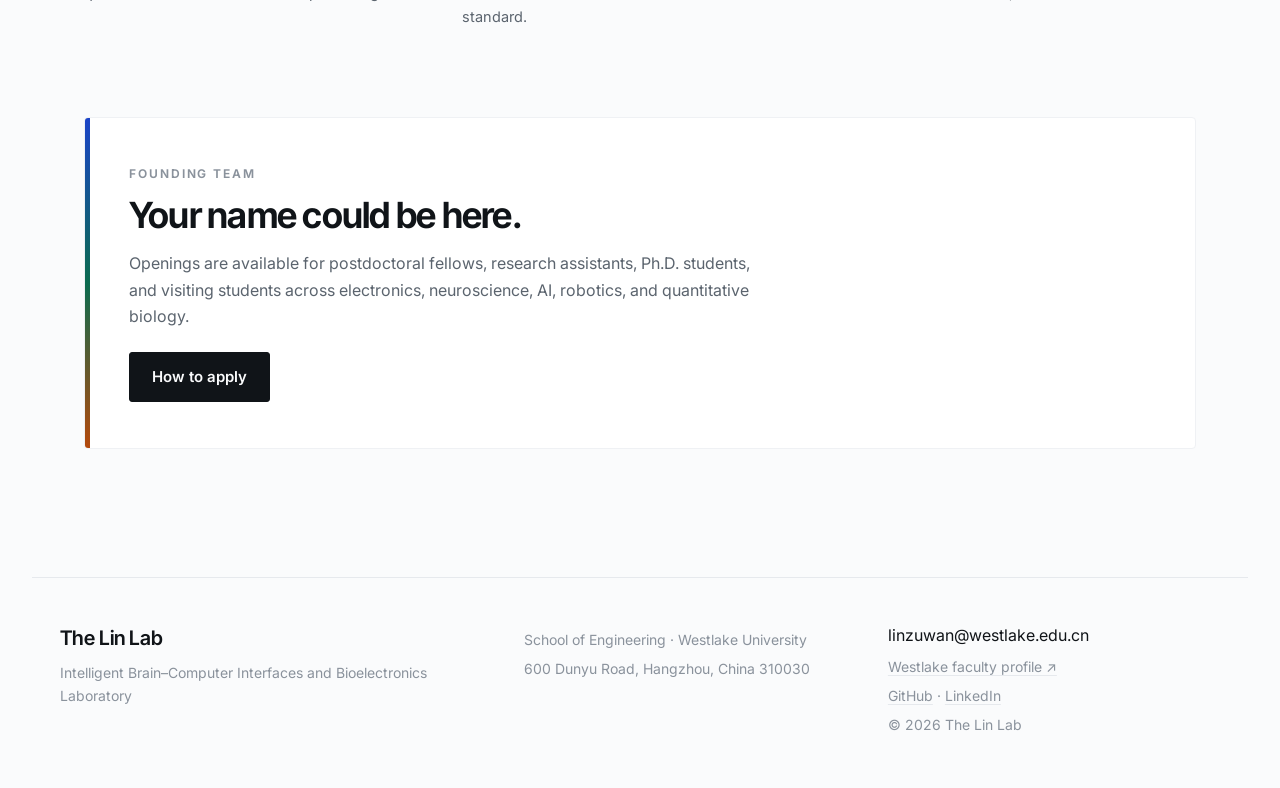
<file: people.html>
<!doctype html>
<html lang="en">
<head>
  <meta charset="utf-8">
  <meta name="viewport" content="width=device-width,initial-scale=1">
  <title>People · The Lin Lab</title>
  <meta name="description" content="Meet Zuwan Lin and the founding team of the Intelligent Brain–Computer Interfaces and Bioelectronics Laboratory at Westlake University.">
  <meta property="og:title" content="People · The Lin Lab">
  <meta property="og:description" content="A new interdisciplinary laboratory, built together at Westlake University.">
  <meta property="og:image" content="https://linzw14.github.io/og-v4.jpg">
  <meta name="twitter:card" content="summary_large_image">
  <meta name="twitter:image" content="https://linzw14.github.io/og-v4.jpg">
  <link rel="icon" type="image/svg+xml" href="favicon.svg">
  <link rel="preconnect" href="https://fonts.googleapis.com">
  <link rel="preconnect" href="https://fonts.gstatic.com" crossorigin>
  <link href="https://fonts.googleapis.com/css2?family=Inter+Tight:wght@600;650;700&family=Inter:wght@400;500;550;600;650;700&display=swap" rel="stylesheet">
  <link rel="stylesheet" href="site-v3.css">
  <script defer src="site-v3.js"></script>
</head>
<body>
  <header class="site-header" data-site-header></header>
  <main>

    <section class="page-intro">
      <div class="wrap">
        <div class="eyebrow" data-en="People" data-zh="团队"></div>
        <h1 data-en="A new lab, built together" data-zh="共同建立一个新实验室"></h1>
        <p class="lede" data-en="We are assembling an interdisciplinary founding team at Westlake University. Different technical languages are welcome; curiosity, rigor, and generosity are shared requirements." data-zh="我们正在西湖大学组建跨学科的创始团队。我们欢迎来自不同技术背景的人；好奇、严谨与乐于分享，是我们共同的底色。"></p>
      </div>
    </section>

    <section class="section" style="padding-top:20px">
      <div class="wrap">
        <div class="person">
          <div class="photo"><img src="zuwan-lin-photo.jpg" alt="Zuwan Lin"></div>
          <div>
            <div class="eyebrow" data-en="Principal Investigator" data-zh="实验室负责人"></div>
            <h2 data-en="Zuwan Lin" data-zh="林祖万"></h2>
            <div class="role" data-en="Assistant Professor · School of Engineering, Westlake University" data-zh="西湖大学工学院 · 助理教授"></div>
            <p data-en="Zuwan Lin works at the interface of flexible bioelectronics, brain–computer interfaces, multimodal spatial omics, artificial intelligence, and lab automation. He received his B.S. from Tsinghua University in 2018 and Ph.D. from Harvard University in 2024, followed by postdoctoral research at Harvard SEAS. He joins Westlake University in 2027 as Principal Investigator of the Intelligent Brain–Computer Interfaces and Bioelectronics Laboratory." data-zh="林祖万的研究位于柔性生物电子、脑机接口、多模态空间组学、人工智能与实验室自动化的交叉地带。他于 2018 年获清华大学学士学位，2024 年获哈佛大学博士学位，随后在哈佛大学工程与应用科学学院从事博士后研究，并将于 2027 年加入西湖大学，组建智能脑机接口与生物电子实验室。"></p>
            <p data-en="His work has appeared in Cell, Nature, Science, Nature Neuroscience, Nature Methods, Science Advances, and Nature Protocols, including cover articles in Cell and Nature." data-zh="他的研究成果发表于 Cell、Nature、Science、Nature Neuroscience、Nature Methods、Science Advances 与 Nature Protocols 等期刊，包括 Cell 与 Nature 封面论文。"></p>
            <div class="button-row" style="margin-top:18px">
              <a class="button secondary" href="https://scholar.google.com/citations?user=huZAOOQAAAAJ&amp;hl=en" target="_blank" rel="noopener">Google Scholar</a>
              <a class="button secondary" href="https://github.com/linzw14" target="_blank" rel="noopener">GitHub</a>
              <a class="button secondary" href="https://www.linkedin.com/in/zuwan-lin-545b1b214/" target="_blank" rel="noopener">LinkedIn</a>
              <a class="button secondary" href="https://www.westlake.edu.cn/faculty/zuwan-lin.html" target="_blank" rel="noopener" data-en="Faculty profile · 中文" data-zh="西湖大学教师主页"></a>
              <a class="button secondary" href="https://en.westlake.edu.cn/faculty/zuwan-lin.html" target="_blank" rel="noopener" data-en="Faculty profile · English" data-zh="英文教师主页"></a>
            </div>
            <div class="timeline">
              <div><b>2027—</b><span data-en="Assistant Professor, Westlake University" data-zh="西湖大学助理教授、独立实验室负责人"></span></div>
              <div><b>2024—27</b><span data-en="Postdoctoral Researcher, Harvard SEAS" data-zh="哈佛大学工程与应用科学学院博士后"></span></div>
              <div><b>2024</b><span data-en="Ph.D., Harvard University" data-zh="哈佛大学博士"></span></div>
              <div><b>2018</b><span data-en="B.S., Tsinghua University" data-zh="清华大学学士"></span></div>
            </div>
          </div>
        </div>
      </div>
    </section>

    <section class="section" id="peiyue-shen" aria-labelledby="peiyue-shen-name" style="padding-top:0">
      <div class="wrap">
        <div class="person person-staff">
          <div class="photo"><img src="peiyue-shen.jpg" alt="Peiyue Shen / 沈佩悦" width="1280" height="1280" loading="lazy"></div>
          <div>
            <div class="eyebrow" data-en="Lab administration" data-zh="行政支持">Lab administration</div>
            <h2 id="peiyue-shen-name" data-en="Peiyue Shen" data-zh="沈佩悦">Peiyue Shen</h2>
            <div class="role" data-en="Lab Secretary" data-zh="实验室秘书">Lab Secretary</div>
            <p data-en="Peiyue Shen holds a master's degree in Education (Higher Education) from The University of Hong Kong and serves as Lab Secretary at The Lin Lab." data-zh="沈佩悦获香港大学教育学（高等教育学）硕士学位，现任林祖万实验室秘书。">Peiyue Shen holds a master's degree in Education (Higher Education) from The University of Hong Kong and serves as Lab Secretary at The Lin Lab.</p>
          </div>
        </div>
      </div>
    </section>

    <section class="section" style="padding-top:0">
      <div class="wrap">
        <div class="values">
          <div class="value">
            <h3 data-en="Curiosity" data-zh="好奇心"></h3>
            <p data-en="The best projects here start with a biological question someone could not stop thinking about." data-zh="最好的课题，往往始于一个让人念念不忘的生命科学问题。"></p>
          </div>
          <div class="value">
            <h3 data-en="Rigor" data-zh="严谨"></h3>
            <p data-en="Multimodal claims demand careful controls. We hold our tools and our conclusions to the same standard." data-zh="多模态的结论需要严格的对照。我们以同样的标准要求工具与结论。"></p>
          </div>
          <div class="value">
            <h3 data-en="Generosity" data-zh="开放合作"></h3>
            <p data-en="Everyone teaches their own field and learns another. Credit is shared; so is the fun." data-zh="每个人都乐于分享自己的领域，也深入学习另一个领域。成果共享，乐趣亦然。"></p>
          </div>
        </div>
      </div>
    </section>

    <section class="section" style="padding-top:0">
      <div class="wrap">
        <div class="recruit-card">
          <div class="eyebrow plain" data-en="Founding team" data-zh="创始团队"></div>
          <h2 data-en="Your name could be here." data-zh="下一个名字，可能就是你。"></h2>
          <p data-en="Openings are available for postdoctoral fellows, research assistants, Ph.D. students, and visiting students across electronics, neuroscience, AI, robotics, and quantitative biology." data-zh="现招募博士后、科研助理、博士生和访问学生，方向涵盖电子工程、神经科学、人工智能、机器人与定量生物学。"></p>
          <a class="button" href="join.html" data-en="How to apply" data-zh="申请方式"></a>
        </div>
      </div>
    </section>

  </main>
  <footer class="site-footer" data-site-footer></footer>
</body>
</html>
</file>
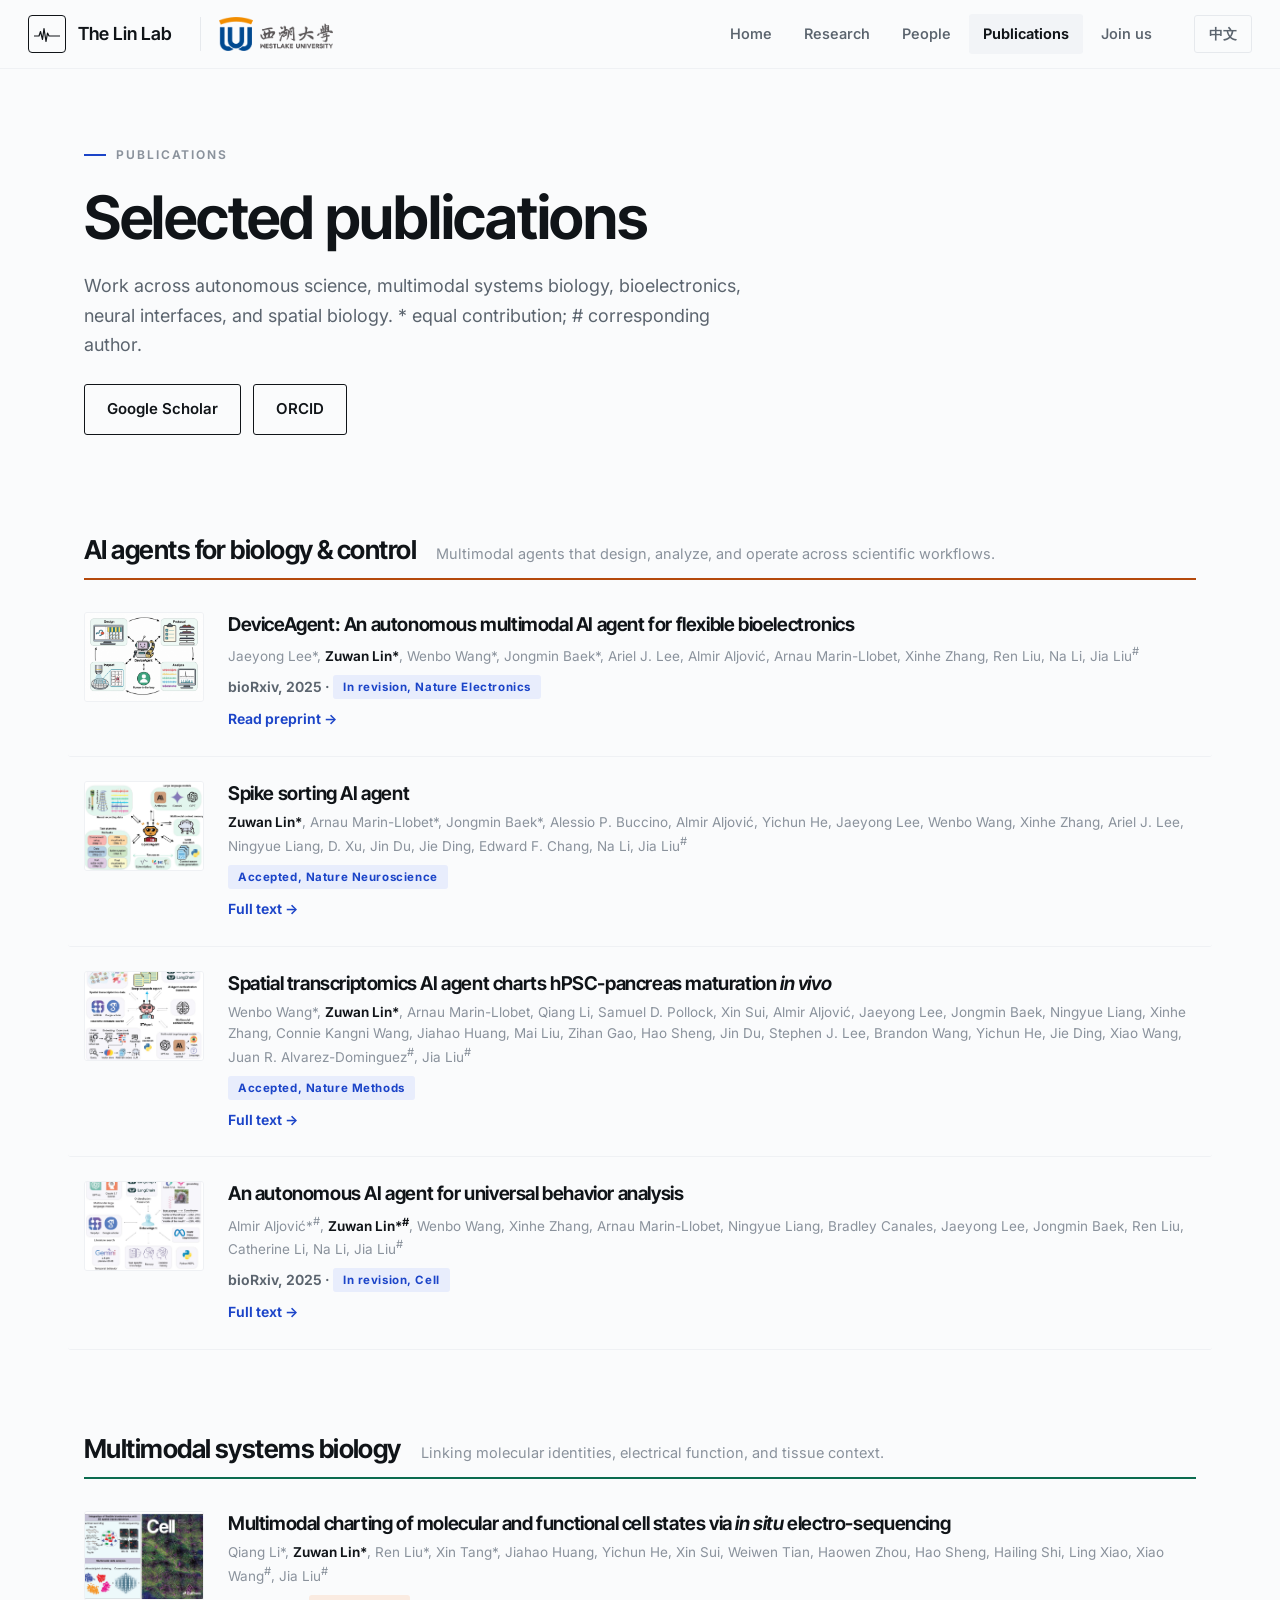
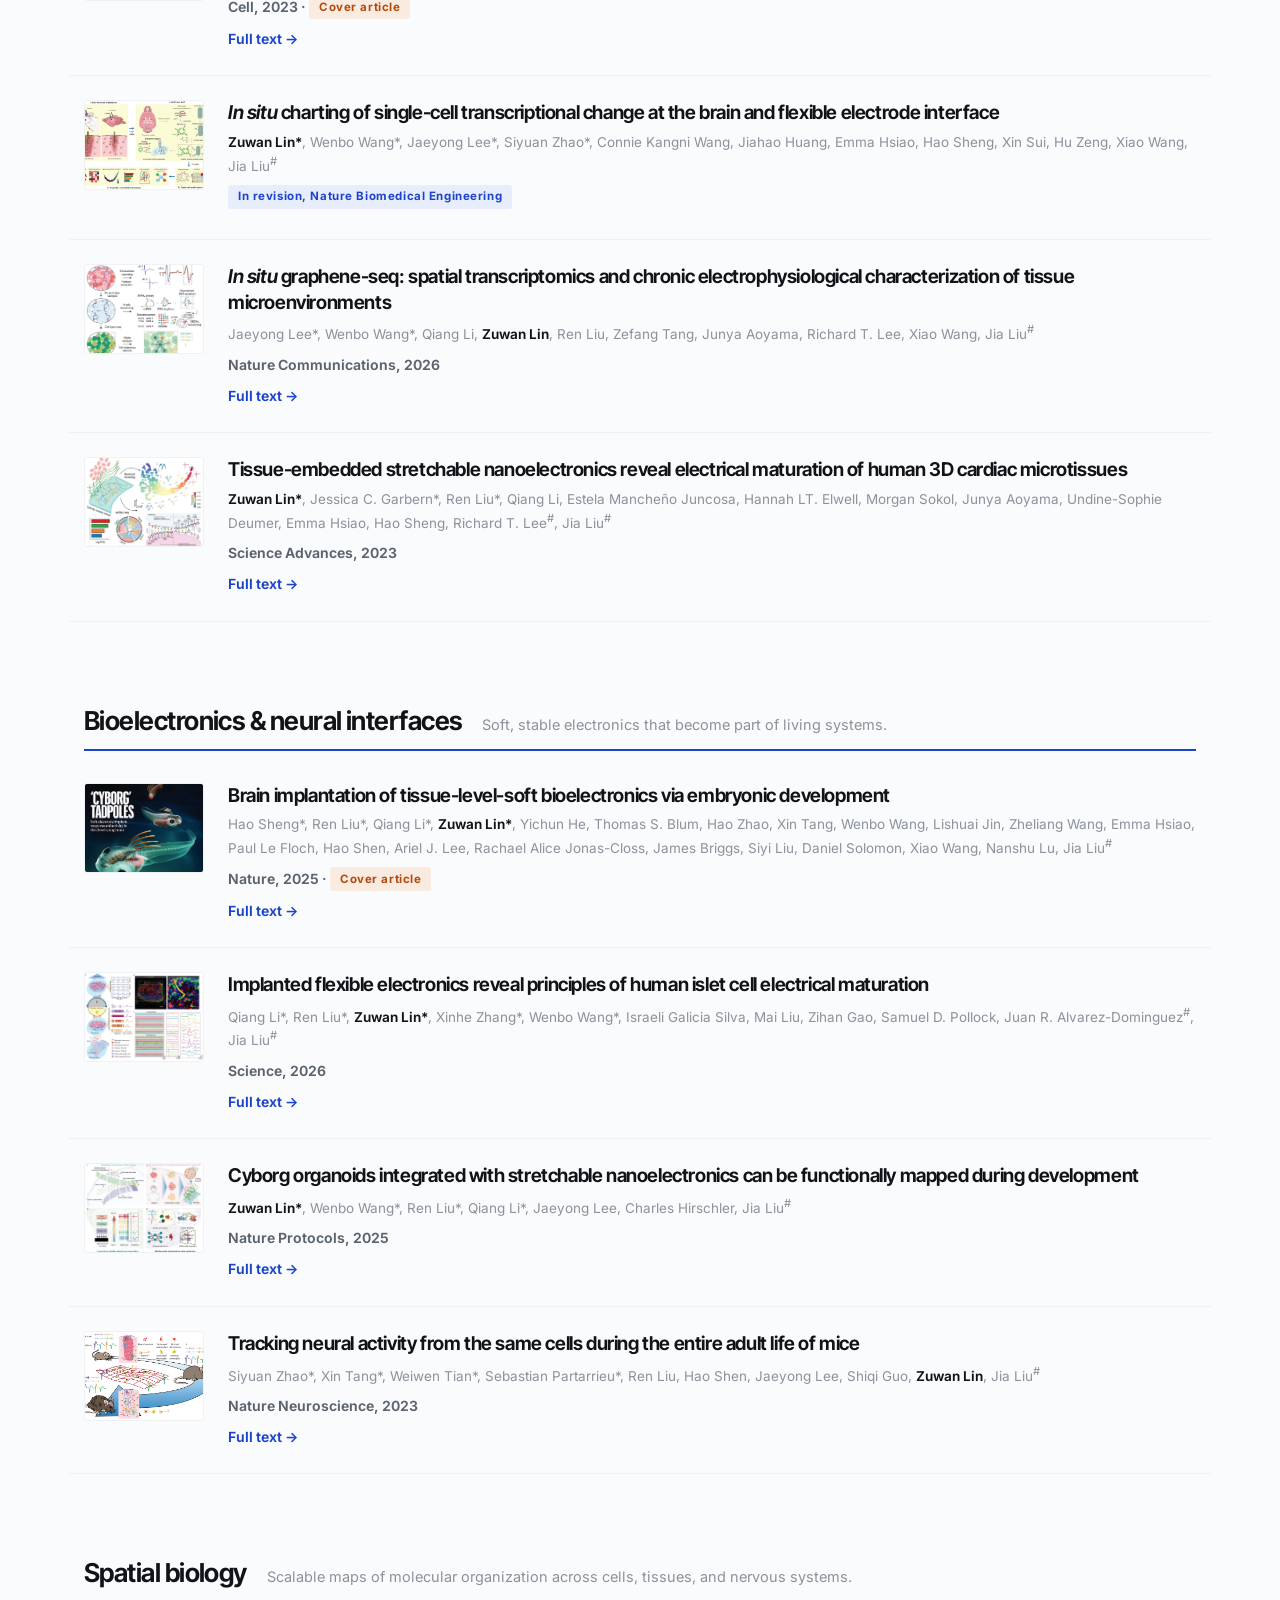
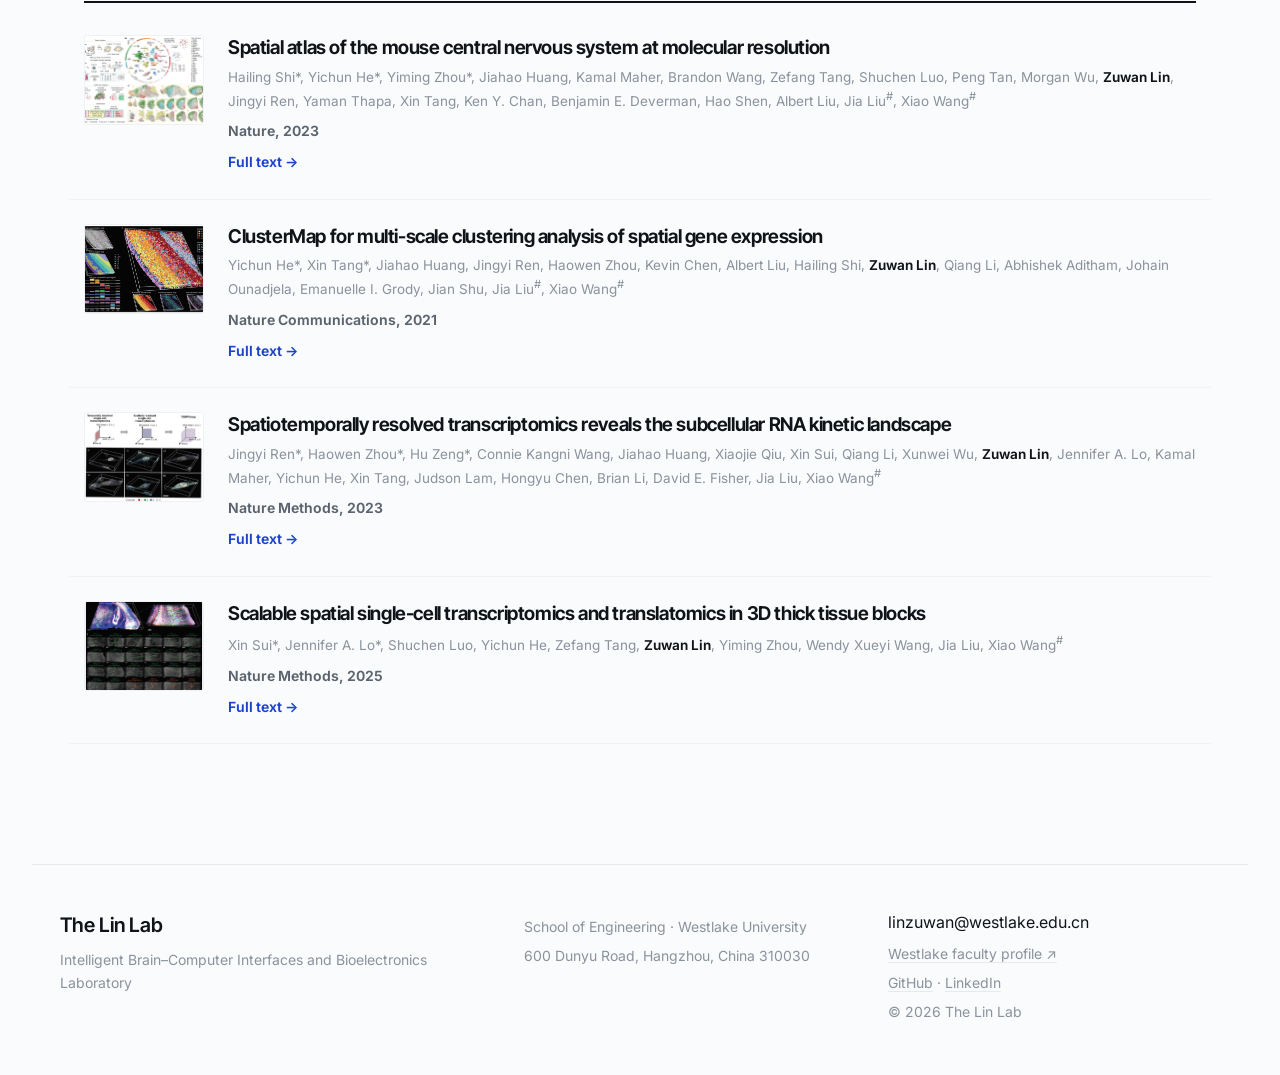
<file: publications.html>
<!doctype html>
<html lang="en">
<head>
  <meta charset="utf-8">
  <meta name="viewport" content="width=device-width,initial-scale=1">
  <title>Publications · The Lin Lab</title>
  <meta name="description" content="Selected publications across AI agents, multimodal systems biology, bioelectronics, neural interfaces, and spatial biology.">
  <meta property="og:title" content="Publications · The Lin Lab">
  <meta property="og:description" content="Selected work across AI agents, bioelectronics, neural interfaces, and spatial biology.">
  <meta property="og:image" content="https://linzw14.github.io/og-v4.jpg">
  <meta name="twitter:card" content="summary_large_image">
  <meta name="twitter:image" content="https://linzw14.github.io/og-v4.jpg">
  <link rel="icon" type="image/svg+xml" href="favicon.svg">
  <link rel="preconnect" href="https://fonts.googleapis.com">
  <link rel="preconnect" href="https://fonts.gstatic.com" crossorigin>
  <link href="https://fonts.googleapis.com/css2?family=Inter+Tight:wght@600;650;700&family=Inter:wght@400;500;550;600;650;700&display=swap" rel="stylesheet">
  <link rel="stylesheet" href="site-v3.css">
  <script defer src="site-v3.js"></script>
</head>
<body>
  <header class="site-header" data-site-header></header>
  <main>

    <section class="page-intro">
      <div class="wrap">
        <div class="eyebrow" data-en="Publications" data-zh="论文"></div>
        <h1 data-en="Selected publications" data-zh="代表性论文"></h1>
        <p class="lede" data-en="Work across autonomous science, multimodal systems biology, bioelectronics, neural interfaces, and spatial biology. * equal contribution; # corresponding author." data-zh="研究涵盖自主科研、多模态系统生物学、生物电子、神经接口与空间生物学。* 共同贡献；# 通讯作者。"></p>
        <div class="button-row" style="margin-top:24px">
          <a class="button secondary" href="https://scholar.google.com/citations?user=huZAOOQAAAAJ&amp;hl=en" target="_blank" rel="noopener">Google Scholar</a>
          <a class="button secondary" href="https://orcid.org/0000-0001-5786-9768" target="_blank" rel="noopener">ORCID</a>
        </div>
      </div>
    </section>

    <div class="wrap" style="padding-bottom:40px">

      <section class="pub-category k1">
        <div class="pub-category-head">
          <h2 data-en="AI agents for biology &amp; control" data-zh="生命科学与控制中的 AI 智能体"></h2>
          <p data-en="Multimodal agents that design, analyze, and operate across scientific workflows." data-zh="跨科学工作流进行设计、分析与操作的多模态智能体。"></p>
        </div>
        <article class="publication"><img src="deviceagent-summary.jpg" alt="DeviceAgent"><div>
          <h3>DeviceAgent: An autonomous multimodal AI agent for flexible bioelectronics</h3>
          <p class="authors">Jaeyong Lee*, <strong>Zuwan Lin*</strong>, Wenbo Wang*, Jongmin Baek*, Ariel J. Lee, Almir Aljović, Arnau Marin-Llobet, Xinhe Zhang, Ren Liu, Na Li, Jia Liu<sup>#</sup></p>
          <div class="venue">bioRxiv, 2025 · <i data-en="In revision, Nature Electronics" data-zh="Nature Electronics 修回中"></i></div>
          <a class="pub-link" href="https://www.biorxiv.org/content/10.1101/2025.10.10.681748v1" target="_blank" rel="noopener" data-en="Read preprint →" data-zh="阅读预印本 →"></a>
        </div></article>
        <article class="publication"><img src="1-1.jpg" alt="Spike sorting AI agent"><div>
          <h3>Spike sorting AI agent</h3>
          <p class="authors"><strong>Zuwan Lin*</strong>, Arnau Marin-Llobet*, Jongmin Baek*, Alessio P. Buccino, Almir Aljović, Yichun He, Jaeyong Lee, Wenbo Wang, Xinhe Zhang, Ariel J. Lee, Ningyue Liang, D. Xu, Jin Du, Jie Ding, Edward F. Chang, Na Li, Jia Liu<sup>#</sup></p>
          <div class="venue"><i data-en="Accepted, Nature Neuroscience" data-zh="Nature Neuroscience 已接收"></i></div>
          <a class="pub-link" href="https://www.biorxiv.org/content/biorxiv/early/2025/02/12/2025.02.11.637754.full.pdf" target="_blank" rel="noopener" data-en="Full text →" data-zh="全文 →"></a>
        </div></article>
        <article class="publication"><img src="1-2.jpg" alt="Spatial transcriptomics AI agent"><div>
          <h3>Spatial transcriptomics AI agent charts hPSC-pancreas maturation <i>in vivo</i></h3>
          <p class="authors">Wenbo Wang*, <strong>Zuwan Lin*</strong>, Arnau Marin-Llobet, Qiang Li, Samuel D. Pollock, Xin Sui, Almir Aljović, Jaeyong Lee, Jongmin Baek, Ningyue Liang, Xinhe Zhang, Connie Kangni Wang, Jiahao Huang, Mai Liu, Zihan Gao, Hao Sheng, Jin Du, Stephen J. Lee, Brandon Wang, Yichun He, Jie Ding, Xiao Wang, Juan R. Alvarez-Dominguez<sup>#</sup>, Jia Liu<sup>#</sup></p>
          <div class="venue"><i data-en="Accepted, Nature Methods" data-zh="Nature Methods 已接收"></i></div>
          <a class="pub-link" href="https://www.biorxiv.org/content/biorxiv/early/2025/04/04/2025.04.01.646731.full.pdf" target="_blank" rel="noopener" data-en="Full text →" data-zh="全文 →"></a>
        </div></article>
        <article class="publication"><img src="1-3.jpg" alt="Behavior analysis agent"><div>
          <h3>An autonomous AI agent for universal behavior analysis</h3>
          <p class="authors">Almir Aljović*<sup>#</sup>, <strong>Zuwan Lin*<sup>#</sup></strong>, Wenbo Wang, Xinhe Zhang, Arnau Marin-Llobet, Ningyue Liang, Bradley Canales, Jaeyong Lee, Jongmin Baek, Ren Liu, Catherine Li, Na Li, Jia Liu<sup>#</sup></p>
          <div class="venue">bioRxiv, 2025 · <i data-en="In revision, Cell" data-zh="Cell 修回中"></i></div>
          <a class="pub-link" href="https://www.biorxiv.org/content/biorxiv/early/2025/05/20/2025.05.15.653585.full.pdf" target="_blank" rel="noopener" data-en="Full text →" data-zh="全文 →"></a>
        </div></article>
      </section>

      <section class="pub-category k2">
        <div class="pub-category-head">
          <h2 data-en="Multimodal systems biology" data-zh="多模态系统生物学"></h2>
          <p data-en="Linking molecular identities, electrical function, and tissue context." data-zh="连接分子身份、电生理功能与组织情境。"></p>
        </div>
        <article class="publication"><img src="2-1.jpg" alt="In situ electro-sequencing"><div>
          <h3>Multimodal charting of molecular and functional cell states via <i>in situ</i> electro-sequencing</h3>
          <p class="authors">Qiang Li*, <strong>Zuwan Lin*</strong>, Ren Liu*, Xin Tang*, Jiahao Huang, Yichun He, Xin Sui, Weiwen Tian, Haowen Zhou, Hao Sheng, Hailing Shi, Ling Xiao, Xiao Wang<sup>#</sup>, Jia Liu<sup>#</sup></p>
          <div class="venue">Cell, 2023 · <i class="cover" data-en="Cover article" data-zh="封面论文"></i></div>
          <a class="pub-link" href="https://www.cell.com/cell/fulltext/S0092-8674(23)00286-6" target="_blank" rel="noopener" data-en="Full text →" data-zh="全文 →"></a>
        </div></article>
        <article class="publication"><img src="in-situ-brain-electrode-map.jpg" alt="Brain electrode interface map"><div>
          <h3><i>In situ</i> charting of single-cell transcriptional change at the brain and flexible electrode interface</h3>
          <p class="authors"><strong>Zuwan Lin*</strong>, Wenbo Wang*, Jaeyong Lee*, Siyuan Zhao*, Connie Kangni Wang, Jiahao Huang, Emma Hsiao, Hao Sheng, Xin Sui, Hu Zeng, Xiao Wang, Jia Liu<sup>#</sup></p>
          <div class="venue"><i data-en="In revision, Nature Biomedical Engineering" data-zh="Nature Biomedical Engineering 修回中"></i></div>
        </div></article>
        <article class="publication"><img src="2-3.jpg" alt="In situ graphene-seq"><div>
          <h3><i>In situ</i> graphene-seq: spatial transcriptomics and chronic electrophysiological characterization of tissue microenvironments</h3>
          <p class="authors">Jaeyong Lee*, Wenbo Wang*, Qiang Li, <strong>Zuwan Lin</strong>, Ren Liu, Zefang Tang, Junya Aoyama, Richard T. Lee, Xiao Wang, Jia Liu<sup>#</sup></p>
          <div class="venue">Nature Communications, 2026</div>
          <a class="pub-link" href="https://www.nature.com/articles/s41467-026-73883-7" target="_blank" rel="noopener" data-en="Full text →" data-zh="全文 →"></a>
        </div></article>
        <article class="publication"><img src="2-2.jpg" alt="Cardiac microtissue electronics"><div>
          <h3>Tissue-embedded stretchable nanoelectronics reveal electrical maturation of human 3D cardiac microtissues</h3>
          <p class="authors"><strong>Zuwan Lin*</strong>, Jessica C. Garbern*, Ren Liu*, Qiang Li, Estela Mancheño Juncosa, Hannah LT. Elwell, Morgan Sokol, Junya Aoyama, Undine-Sophie Deumer, Emma Hsiao, Hao Sheng, Richard T. Lee<sup>#</sup>, Jia Liu<sup>#</sup></p>
          <div class="venue">Science Advances, 2023</div>
          <a class="pub-link" href="https://www.science.org/doi/full/10.1126/sciadv.ade8513" target="_blank" rel="noopener" data-en="Full text →" data-zh="全文 →"></a>
        </div></article>
      </section>

      <section class="pub-category k3">
        <div class="pub-category-head">
          <h2 data-en="Bioelectronics &amp; neural interfaces" data-zh="生物电子与神经接口"></h2>
          <p data-en="Soft, stable electronics that become part of living systems." data-zh="能够融入生命系统的柔软、稳定电子器件。"></p>
        </div>
        <article class="publication"><img src="4-1.jpg" alt="Tissue-soft brain electronics"><div>
          <h3>Brain implantation of tissue-level-soft bioelectronics via embryonic development</h3>
          <p class="authors">Hao Sheng*, Ren Liu*, Qiang Li*, <strong>Zuwan Lin*</strong>, Yichun He, Thomas S. Blum, Hao Zhao, Xin Tang, Wenbo Wang, Lishuai Jin, Zheliang Wang, Emma Hsiao, Paul Le Floch, Hao Shen, Ariel J. Lee, Rachael Alice Jonas-Closs, James Briggs, Siyi Liu, Daniel Solomon, Xiao Wang, Nanshu Lu, Jia Liu<sup>#</sup></p>
          <div class="venue">Nature, 2025 · <i class="cover" data-en="Cover article" data-zh="封面论文"></i></div>
          <a class="pub-link" href="https://www.nature.com/articles/s41586-025-09106-8" target="_blank" rel="noopener" data-en="Full text →" data-zh="全文 →"></a>
        </div></article>
        <article class="publication"><img src="3-3.jpg" alt="Human islet flexible electronics"><div>
          <h3>Implanted flexible electronics reveal principles of human islet cell electrical maturation</h3>
          <p class="authors">Qiang Li*, Ren Liu*, <strong>Zuwan Lin*</strong>, Xinhe Zhang*, Wenbo Wang*, Israeli Galicia Silva, Mai Liu, Zihan Gao, Samuel D. Pollock, Juan R. Alvarez-Dominguez<sup>#</sup>, Jia Liu<sup>#</sup></p>
          <div class="venue">Science, 2026</div>
          <a class="pub-link" href="https://www.science.org/doi/10.1126/science.aeb3295" target="_blank" rel="noopener" data-en="Full text →" data-zh="全文 →"></a>
        </div></article>
        <article class="publication"><img src="3-1.jpg" alt="Cyborg organoid protocol"><div>
          <h3>Cyborg organoids integrated with stretchable nanoelectronics can be functionally mapped during development</h3>
          <p class="authors"><strong>Zuwan Lin*</strong>, Wenbo Wang*, Ren Liu*, Qiang Li*, Jaeyong Lee, Charles Hirschler, Jia Liu<sup>#</sup></p>
          <div class="venue">Nature Protocols, 2025</div>
          <a class="pub-link" href="https://www.nature.com/articles/s41596-025-01147-7" target="_blank" rel="noopener" data-en="Full text →" data-zh="全文 →"></a>
        </div></article>
        <article class="publication"><img src="4-2.jpg" alt="Lifetime neural tracking"><div>
          <h3>Tracking neural activity from the same cells during the entire adult life of mice</h3>
          <p class="authors">Siyuan Zhao*, Xin Tang*, Weiwen Tian*, Sebastian Partarrieu*, Ren Liu, Hao Shen, Jaeyong Lee, Shiqi Guo, <strong>Zuwan Lin</strong>, Jia Liu<sup>#</sup></p>
          <div class="venue">Nature Neuroscience, 2023</div>
          <a class="pub-link" href="https://www.nature.com/articles/s41593-023-01267-x" target="_blank" rel="noopener" data-en="Full text →" data-zh="全文 →"></a>
        </div></article>
      </section>

      <section class="pub-category k4">
        <div class="pub-category-head">
          <h2 data-en="Spatial biology" data-zh="空间生物学"></h2>
          <p data-en="Scalable maps of molecular organization across cells, tissues, and nervous systems." data-zh="跨细胞、组织与神经系统的可扩展分子空间图谱。"></p>
        </div>
        <article class="publication"><img src="5-1.jpg" alt="Mouse CNS spatial atlas"><div>
          <h3>Spatial atlas of the mouse central nervous system at molecular resolution</h3>
          <p class="authors">Hailing Shi*, Yichun He*, Yiming Zhou*, Jiahao Huang, Kamal Maher, Brandon Wang, Zefang Tang, Shuchen Luo, Peng Tan, Morgan Wu, <strong>Zuwan Lin</strong>, Jingyi Ren, Yaman Thapa, Xin Tang, Ken Y. Chan, Benjamin E. Deverman, Hao Shen, Albert Liu, Jia Liu<sup>#</sup>, Xiao Wang<sup>#</sup></p>
          <div class="venue">Nature, 2023</div>
          <a class="pub-link" href="https://www.nature.com/articles/s41586-023-06569-5" target="_blank" rel="noopener" data-en="Full text →" data-zh="全文 →"></a>
        </div></article>
        <article class="publication"><img src="5-2.jpg" alt="ClusterMap"><div>
          <h3>ClusterMap for multi-scale clustering analysis of spatial gene expression</h3>
          <p class="authors">Yichun He*, Xin Tang*, Jiahao Huang, Jingyi Ren, Haowen Zhou, Kevin Chen, Albert Liu, Hailing Shi, <strong>Zuwan Lin</strong>, Qiang Li, Abhishek Aditham, Johain Ounadjela, Emanuelle I. Grody, Jian Shu, Jia Liu<sup>#</sup>, Xiao Wang<sup>#</sup></p>
          <div class="venue">Nature Communications, 2021</div>
          <a class="pub-link" href="https://www.nature.com/articles/s41467-021-26044-x" target="_blank" rel="noopener" data-en="Full text →" data-zh="全文 →"></a>
        </div></article>
        <article class="publication"><img src="5-3.jpg" alt="RNA kinetics"><div>
          <h3>Spatiotemporally resolved transcriptomics reveals the subcellular RNA kinetic landscape</h3>
          <p class="authors">Jingyi Ren*, Haowen Zhou*, Hu Zeng*, Connie Kangni Wang, Jiahao Huang, Xiaojie Qiu, Xin Sui, Qiang Li, Xunwei Wu, <strong>Zuwan Lin</strong>, Jennifer A. Lo, Kamal Maher, Yichun He, Xin Tang, Judson Lam, Hongyu Chen, Brian Li, David E. Fisher, Jia Liu, Xiao Wang<sup>#</sup></p>
          <div class="venue">Nature Methods, 2023</div>
          <a class="pub-link" href="https://www.nature.com/articles/s41592-023-01829-8" target="_blank" rel="noopener" data-en="Full text →" data-zh="全文 →"></a>
        </div></article>
        <article class="publication"><img src="5-4.jpg" alt="3D spatial transcriptomics"><div>
          <h3>Scalable spatial single-cell transcriptomics and translatomics in 3D thick tissue blocks</h3>
          <p class="authors">Xin Sui*, Jennifer A. Lo*, Shuchen Luo, Yichun He, Zefang Tang, <strong>Zuwan Lin</strong>, Yiming Zhou, Wendy Xueyi Wang, Jia Liu, Xiao Wang<sup>#</sup></p>
          <div class="venue">Nature Methods, 2025</div>
          <a class="pub-link" href="https://www.nature.com/articles/s41592-025-02867-0" target="_blank" rel="noopener" data-en="Full text →" data-zh="全文 →"></a>
        </div></article>
      </section>

    </div>
  </main>
  <footer class="site-footer" data-site-footer></footer>
</body>
</html>
</file>
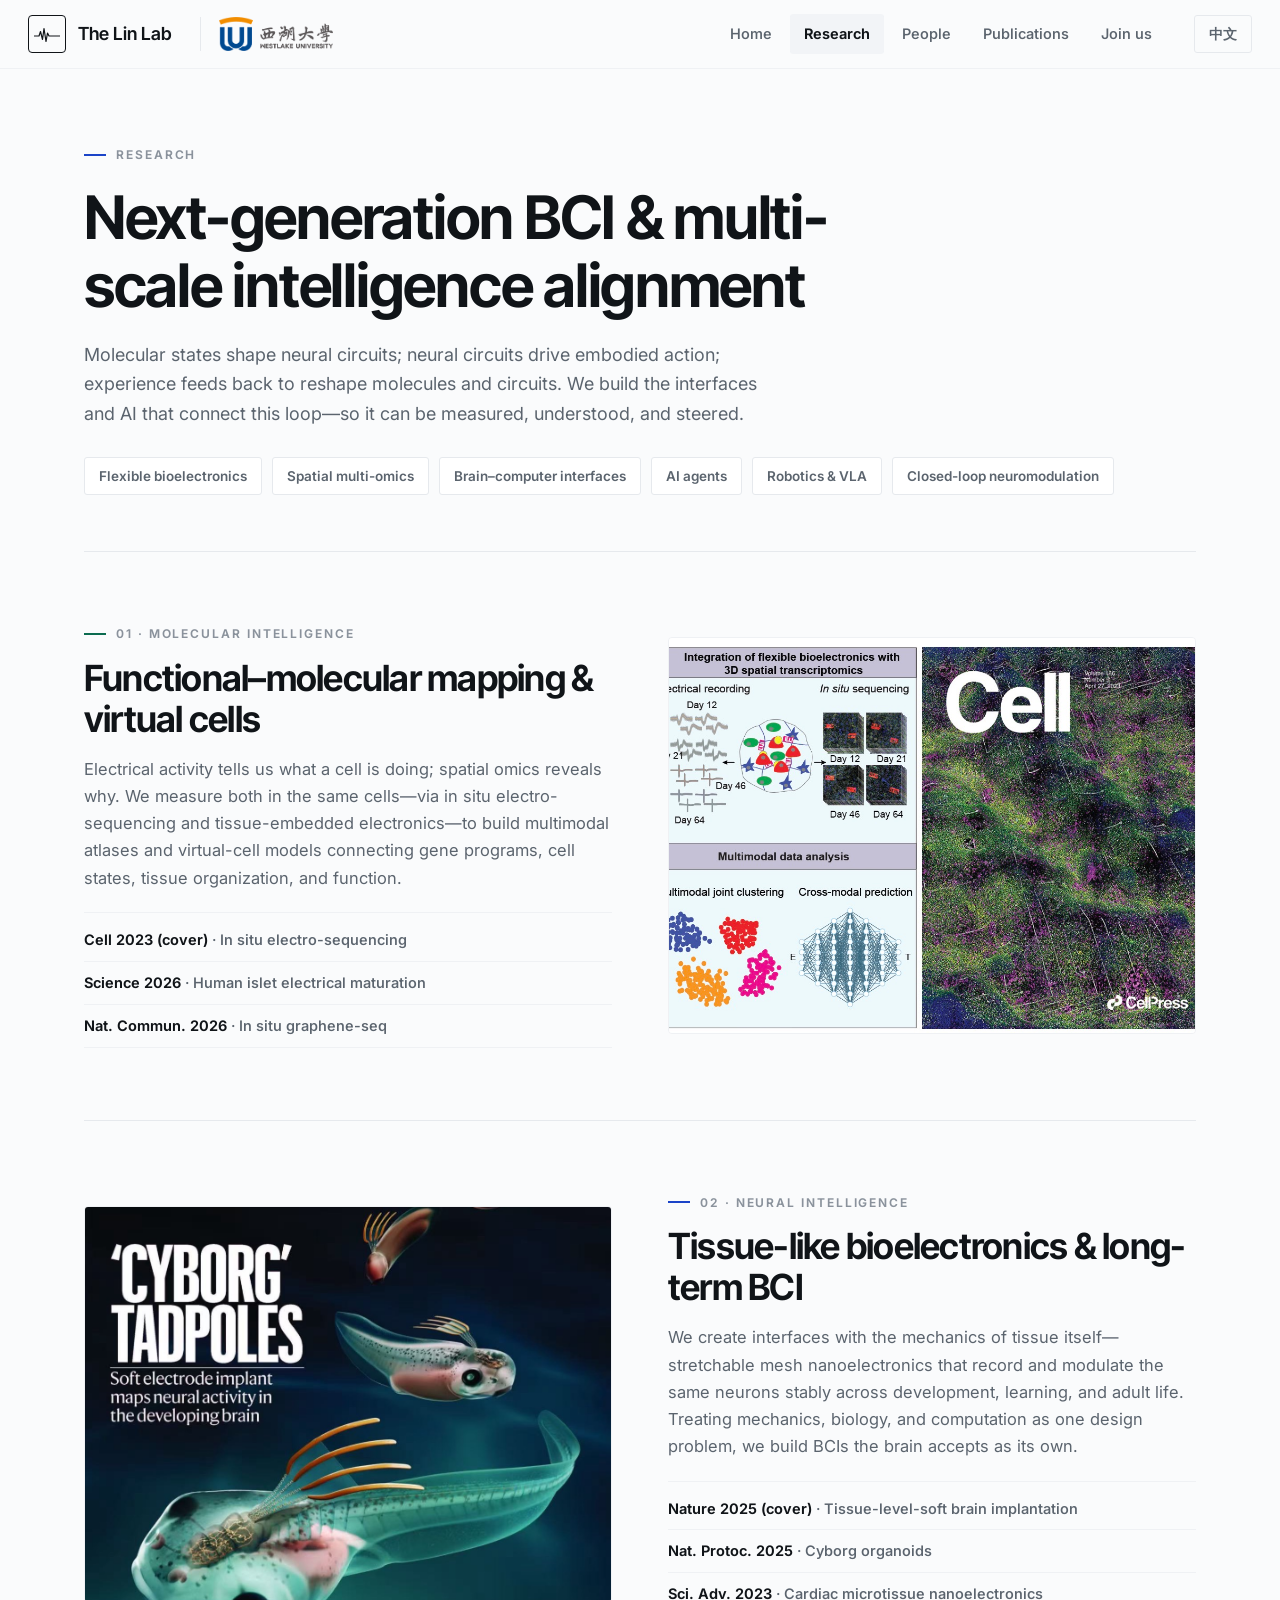
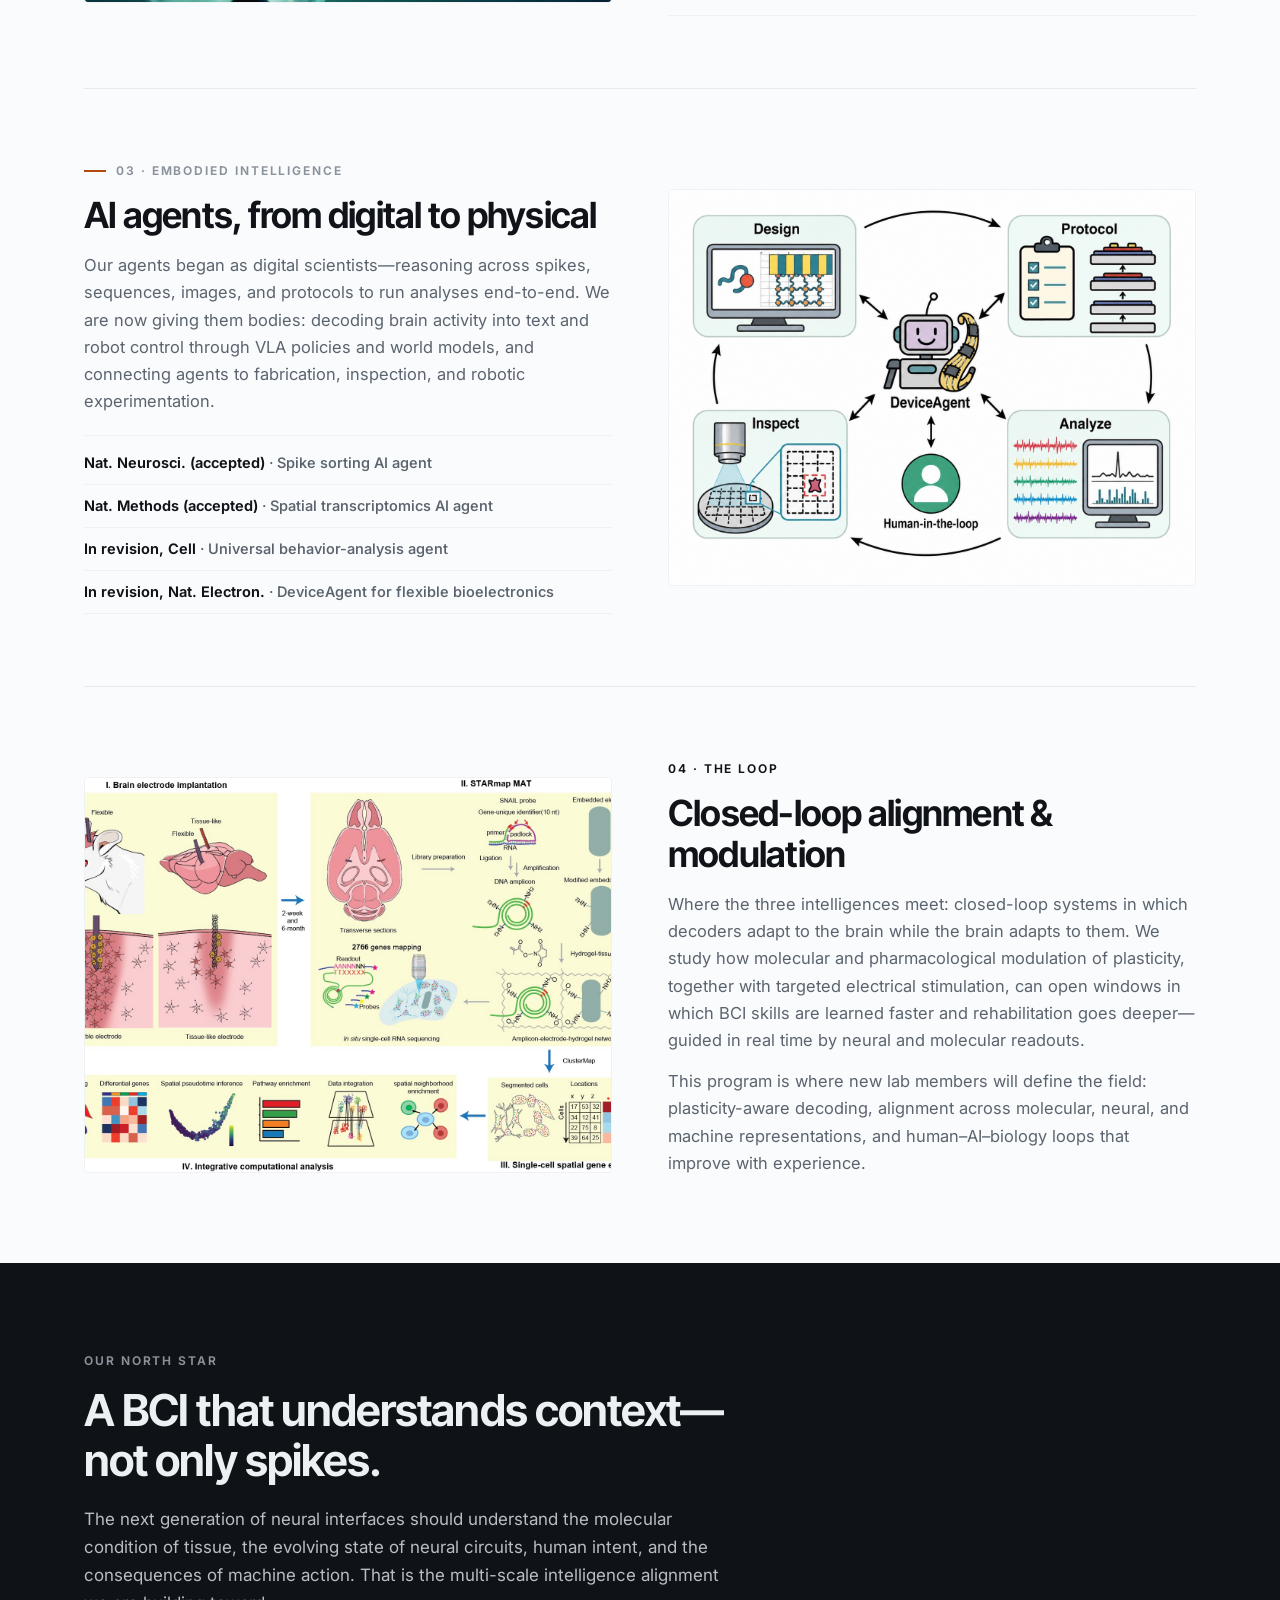
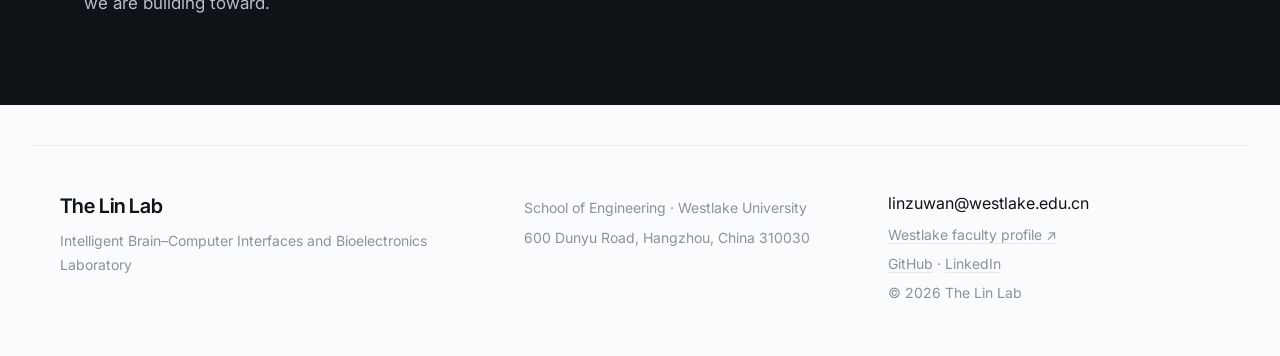
<file: research.html>
<!doctype html>
<html lang="en">
<head>
  <meta charset="utf-8">
  <meta name="viewport" content="width=device-width,initial-scale=1">
  <title>Research · The Lin Lab</title>
  <meta name="description" content="Next-generation brain–computer interfaces and multi-scale intelligence alignment: molecular, neural, and embodied intelligence connected in closed loop.">
  <meta property="og:title" content="Research · The Lin Lab">
  <meta property="og:description" content="Next-generation BCI and multi-scale intelligence alignment.">
  <meta property="og:image" content="https://linzw14.github.io/og-v4.jpg">
  <meta name="twitter:card" content="summary_large_image">
  <meta name="twitter:image" content="https://linzw14.github.io/og-v4.jpg">
  <link rel="icon" type="image/svg+xml" href="favicon.svg">
  <link rel="preconnect" href="https://fonts.googleapis.com">
  <link rel="preconnect" href="https://fonts.gstatic.com" crossorigin>
  <link href="https://fonts.googleapis.com/css2?family=Inter+Tight:wght@600;650;700&family=Inter:wght@400;500;550;600;650;700&display=swap" rel="stylesheet">
  <link rel="stylesheet" href="site-v3.css">
  <script defer src="site-v3.js"></script>
</head>
<body>
  <header class="site-header" data-site-header></header>
  <main>

    <section class="page-intro">
      <div class="wrap">
        <div class="eyebrow" data-en="Research" data-zh="研究方向"></div>
        <h1 data-en="Next-generation BCI &amp; multi-scale intelligence alignment" data-zh="下一代脑机接口与多尺度智能对齐"></h1>
        <p class="lede" data-en="Molecular states shape neural circuits; neural circuits drive embodied action; experience feeds back to reshape molecules and circuits. We build the interfaces and AI that connect this loop—so it can be measured, understood, and steered." data-zh="分子状态塑造神经回路；神经回路驱动具身行动；经验又反过来重塑分子与回路。我们构建连接这一闭环的接口与 AI——让它可以被测量、被理解、被引导。"></p>
        <div class="methods">
          <span data-en="Flexible bioelectronics" data-zh="柔性生物电子"></span>
          <span data-en="Spatial multi-omics" data-zh="空间多组学"></span>
          <span data-en="Brain–computer interfaces" data-zh="脑机接口"></span>
          <span data-en="AI agents" data-zh="AI 智能体"></span>
          <span data-en="Robotics &amp; VLA" data-zh="机器人与 VLA"></span>
          <span data-en="Closed-loop neuromodulation" data-zh="闭环神经调控"></span>
        </div>
      </div>
    </section>

    <div class="wrap">
      <article class="program" id="mapping">
        <div class="prog-copy">
          <div class="eyebrow e2" data-en="01 · Molecular intelligence" data-zh="01 · 分子智能"></div>
          <h2 data-en="Functional–molecular mapping &amp; virtual cells" data-zh="功能—分子图谱与虚拟细胞"></h2>
          <p data-en="Electrical activity tells us what a cell is doing; spatial omics reveals why. We measure both in the same cells—via in situ electro-sequencing and tissue-embedded electronics—to build multimodal atlases and virtual-cell models connecting gene programs, cell states, tissue organization, and function." data-zh="电活动告诉我们细胞正在做什么，空间组学则解释为什么。我们通过原位电测序与组织嵌入式电子，在同一细胞中测量二者，构建连接基因程序、细胞状态、组织结构与功能的多模态图谱和虚拟细胞模型。"></p>
          <div class="prog-pubs">
            <a href="https://www.cell.com/cell/fulltext/S0092-8674(23)00286-6" target="_blank" rel="noopener"><b>Cell 2023 (cover)</b> · In situ electro-sequencing</a>
            <a href="https://www.science.org/doi/10.1126/science.aeb3295" target="_blank" rel="noopener"><b>Science 2026</b> · Human islet electrical maturation</a>
            <a href="https://www.nature.com/articles/s41467-026-73883-7" target="_blank" rel="noopener"><b>Nat. Commun. 2026</b> · In situ graphene-seq</a>
          </div>
        </div>
        <div class="prog-media"><img src="2-1.jpg" alt="In situ electro-sequencing multimodal mapping"></div>
      </article>

      <article class="program" id="bci">
        <div class="prog-copy">
          <div class="eyebrow" data-en="02 · Neural intelligence" data-zh="02 · 神经智能"></div>
          <h2 data-en="Tissue-like bioelectronics &amp; long-term BCI" data-zh="类组织生物电子与长期脑机接口"></h2>
          <p data-en="We create interfaces with the mechanics of tissue itself—stretchable mesh nanoelectronics that record and modulate the same neurons stably across development, learning, and adult life. Treating mechanics, biology, and computation as one design problem, we build BCIs the brain accepts as its own." data-zh="我们研发力学性质与组织本身相当的接口——可拉伸网状纳米电子，在发育、学习乃至整个成年期，稳定记录并调控同一批神经元。我们把力学、生物学与计算当作同一个设计问题，构建能被大脑接纳为自身一部分的脑机接口。"></p>
          <div class="prog-pubs">
            <a href="https://www.nature.com/articles/s41586-025-09106-8" target="_blank" rel="noopener"><b>Nature 2025 (cover)</b> · Tissue-level-soft brain implantation</a>
            <a href="https://www.nature.com/articles/s41596-025-01147-7" target="_blank" rel="noopener"><b>Nat. Protoc. 2025</b> · Cyborg organoids</a>
            <a href="https://www.science.org/doi/full/10.1126/sciadv.ade8513" target="_blank" rel="noopener"><b>Sci. Adv. 2023</b> · Cardiac microtissue nanoelectronics</a>
          </div>
        </div>
        <div class="prog-media"><img src="4-1.jpg" alt="Tissue-level-soft bioelectronics, Nature 2025 cover"></div>
      </article>

      <article class="program" id="agents">
        <div class="prog-copy">
          <div class="eyebrow e3" data-en="03 · Embodied intelligence" data-zh="03 · 具身智能"></div>
          <h2 data-en="AI agents, from digital to physical" data-zh="AI 智能体：从数字到物理"></h2>
          <p data-en="Our agents began as digital scientists—reasoning across spikes, sequences, images, and protocols to run analyses end-to-end. We are now giving them bodies: decoding brain activity into text and robot control through VLA policies and world models, and connecting agents to fabrication, inspection, and robotic experimentation." data-zh="我们的智能体从数字科学家起步——在神经信号、序列、图像与实验流程之间推理，端到端地完成分析。现在，我们正在赋予它们身体：借助 VLA 策略与世界模型，把脑活动解码为文本与机器人控制，并让智能体接入器件制造、质量检测与机器人实验。"></p>
          <div class="prog-pubs">
            <a href="https://www.biorxiv.org/content/biorxiv/early/2025/02/12/2025.02.11.637754.full.pdf" target="_blank" rel="noopener"><b>Nat. Neurosci. (accepted)</b> · Spike sorting AI agent</a>
            <a href="https://www.biorxiv.org/content/biorxiv/early/2025/04/04/2025.04.01.646731.full.pdf" target="_blank" rel="noopener"><b>Nat. Methods (accepted)</b> · Spatial transcriptomics AI agent</a>
            <a href="https://www.biorxiv.org/content/biorxiv/early/2025/05/20/2025.05.15.653585.full.pdf" target="_blank" rel="noopener"><b>In revision, Cell</b> · Universal behavior-analysis agent</a>
            <a href="https://www.biorxiv.org/content/10.1101/2025.10.10.681748v1" target="_blank" rel="noopener"><b>In revision, Nat. Electron.</b> · DeviceAgent for flexible bioelectronics</a>
          </div>
        </div>
        <div class="prog-media"><img src="deviceagent-summary.jpg" alt="DeviceAgent: autonomous multimodal AI agent"></div>
      </article>

      <article class="program" id="alignment">
        <div class="prog-copy">
          <div class="eyebrow plain" style="color:var(--ink)" data-en="04 · The loop" data-zh="04 · 闭环"></div>
          <h2 data-en="Closed-loop alignment &amp; modulation" data-zh="闭环对齐与调控"></h2>
          <p data-en="Where the three intelligences meet: closed-loop systems in which decoders adapt to the brain while the brain adapts to them. We study how molecular and pharmacological modulation of plasticity, together with targeted electrical stimulation, can open windows in which BCI skills are learned faster and rehabilitation goes deeper—guided in real time by neural and molecular readouts." data-zh="三种智能在此交汇：解码器适应大脑、大脑也适应解码器的闭环系统。我们研究如何通过对可塑性的分子与药理调控、结合靶向电刺激，打开让脑机接口技能学得更快、神经康复更深入的窗口——并由神经与分子读数实时引导。"></p>
          <p data-en="This program is where new lab members will define the field: plasticity-aware decoding, alignment across molecular, neural, and machine representations, and human–AI–biology loops that improve with experience." data-zh="这一方向正等待新成员共同定义：可塑性感知的解码、跨分子—神经—机器表征的对齐，以及在经验中不断改进的人—AI—生命闭环。"></p>
        </div>
        <div class="prog-media"><img src="in-situ-brain-electrode-map.jpg" alt="Single-cell transcriptional charting at the brain–electrode interface"></div>
      </article>
    </div>

    <section class="northstar">
      <div class="wrap">
        <div class="eyebrow plain" style="color:#8B909B" data-en="Our north star" data-zh="长期目标"></div>
        <h2 data-en="A BCI that understands context—not only spikes." data-zh="让脑机接口理解情境，而不只是脉冲。"></h2>
        <p data-en="The next generation of neural interfaces should understand the molecular condition of tissue, the evolving state of neural circuits, human intent, and the consequences of machine action. That is the multi-scale intelligence alignment we are building toward." data-zh="下一代神经接口应同时理解组织的分子状态、神经回路的动态变化、人的意图以及机器行动的后果。这正是我们所追求的多尺度智能对齐。"></p>
      </div>
    </section>

  </main>
  <footer class="site-footer" data-site-footer></footer>
</body>
</html>
</file>
<file: site-v3.css>
/* ==========================================================================
   The Lin Lab · site-v3 — "Three Signals" design system
   Palette: cool near-white, near-black ink, blue-led accents
     --c1 cobalt   → Bioelectronics & BCI          (primary)
     --c2 verdant  → Functional–molecular mapping  (small doses)
     --c3 ember    → AI agents & closed-loop        (small doses)
   Type: Inter Tight (display) / Inter (text); PingFang + Source Han CJK
   Corners stay tight and hovers stay flat — the type carries the hierarchy.
   ========================================================================== */

:root{
  --paper:#FAFBFC;
  --paper-deep:#F2F4F7;
  --ink:#101418;
  --ink-soft:#5B646E;
  --ink-faint:#8A929C;
  --line:#E6E9ED;
  --line-soft:#EFF1F4;
  /* Blue carries the accent work; green and amber appear only in small
     doses — pillar dots, icons, category rules. */
  --c1:#1B44C8; --c1-soft:#E8EDFC;
  --c2:#0B6B4F; --c2-soft:#E2F0EB;
  --c3:#B4490C; --c3-soft:#FAEBE1;
  --dark:#0F1317;
  --dark-2:#171B21;
  --display:"Inter Tight","Inter","PingFang SC","Source Han Sans SC","Noto Sans SC","Microsoft YaHei",system-ui,sans-serif;
  --sans:"Inter","PingFang SC","Source Han Sans SC","Noto Sans SC","Microsoft YaHei",system-ui,-apple-system,sans-serif;
  --wrap:1160px;
}

*{margin:0;padding:0;box-sizing:border-box}
html{scroll-behavior:smooth}
body{
  font-family:var(--sans);
  background:var(--paper);
  color:var(--ink);
  line-height:1.65;
  font-size:16px;
  -webkit-font-smoothing:antialiased;
}
:lang(zh-CN) body, body:lang(zh-CN){letter-spacing:.01em}
img{max-width:100%;display:block}
a{color:inherit;text-decoration:none}
p a{text-decoration:underline;text-underline-offset:3px;text-decoration-color:var(--line)}
p a:hover{text-decoration-color:var(--c1)}
::selection{background:var(--c1);color:#fff}

.wrap{max-width:var(--wrap);margin:0 auto;padding:0 24px}

/* A grotesque needs more weight and tighter tracking than the serif it
   replaced to hold the same presence at a smaller size. */
h1,h2,h3,.serif{font-family:var(--display);font-weight:650;line-height:1.14;letter-spacing:-.021em}

/* ---------- eyebrows, buttons, small ui ---------- */
.eyebrow{
  font-size:12px;font-weight:650;letter-spacing:.16em;text-transform:uppercase;
  color:var(--ink-faint);display:flex;align-items:center;gap:10px;
}
.eyebrow::before{content:"";display:inline-block;width:22px;height:2px;background:var(--c1)}
.eyebrow.e2::before{background:var(--c2)}
.eyebrow.e3::before{background:var(--c3)}
.eyebrow.plain::before{display:none}

.button{
  display:inline-block;padding:12px 22px;border-radius:3px;
  background:var(--ink);color:var(--paper);font-weight:600;font-size:15px;
  border:1.5px solid var(--ink);transition:.18s;
}
.button:hover{background:var(--c1);border-color:var(--c1);color:#fff}
.button.secondary{background:transparent;color:var(--ink)}
.button.secondary:hover{background:var(--ink);color:var(--paper)}
.button-row{display:flex;flex-wrap:wrap;gap:12px}
.text-link{font-weight:600;border-bottom:2px solid var(--line);padding-bottom:2px;transition:.15s}
.text-link:hover{border-color:var(--c1);color:var(--c1)}

/* ---------- header ---------- */
.site-header{
  position:sticky;top:0;z-index:60;
  display:flex;align-items:center;gap:28px;
  padding:14px 28px;
  background:color-mix(in srgb,var(--paper) 88%,transparent);
  backdrop-filter:blur(10px);
  border-bottom:1px solid var(--line-soft);
}
.brand{display:flex;align-items:center;gap:12px}
.brand-mark{
  width:38px;height:38px;border:1.5px solid var(--ink);border-radius:4px;
  display:grid;place-items:center;background:var(--paper);
}
.brand-mark svg{width:26px;height:16px}
.brand b{font-family:var(--display);font-size:18px;font-weight:600;display:block;line-height:1.1}
.brand small{font-size:11.5px;color:var(--ink-faint);letter-spacing:.08em;text-transform:uppercase}
.header-affil{
  display:flex;align-items:center;line-height:0;
  padding-left:18px;border-left:1px solid var(--line);
}
/* 34px is the floor for the bilingual lockup: below it the "WESTLAKE
   UNIVERSITY" line under 西湖大學 stops resolving. Still clears the 38px
   brand mark, so header height is unchanged. */
.header-affil img{height:34px;width:auto}
/* The lockup beside the brand carries the affiliation, so the sub-line stands
   down to avoid saying it twice — the hero states the school. On mobile the
   lockup is hidden and the sub-line names the university again. */
.brand-uni,.brand-school{display:none}
.site-header nav{margin-left:auto;display:flex;gap:4px}
.site-header nav a{
  padding:8px 14px;border-radius:3px;font-size:14.5px;font-weight:550;color:var(--ink-soft);
}
.site-header nav a:hover{color:var(--ink);background:var(--paper-deep)}
.site-header nav a[aria-current="page"]{color:var(--ink);background:var(--paper-deep);font-weight:650}
.language-toggle{
  font:inherit;font-size:13.5px;font-weight:650;cursor:pointer;
  border:1.5px solid var(--line);background:transparent;color:var(--ink-soft);
  border-radius:3px;padding:7px 14px;transition:.15s;
}
.language-toggle:hover{border-color:var(--ink);color:var(--ink)}
.menu-toggle{display:none;font:inherit;font-weight:650;background:none;border:1.5px solid var(--line);border-radius:3px;padding:7px 14px;cursor:pointer}

/* ---------- hero ---------- */
.hero{position:relative;overflow:hidden;border-bottom:1px solid var(--line-soft)}
.hero .wrap{position:relative;padding-top:84px;padding-bottom:72px}
/* Institutional lockup: height-constrained only, never recolored or faded, so
   the official asset renders as its guidelines require. */
.hero-kicker{display:flex;align-items:center;gap:20px;flex-wrap:wrap;margin-bottom:34px}
.hero-affil{display:inline-block;line-height:0}
.hero-affil img{height:46px;width:auto}
.hero-school{
  font-size:12px;font-weight:650;letter-spacing:.16em;text-transform:uppercase;
  color:var(--ink-faint);padding-left:20px;border-left:1px solid var(--line);
}
@media(max-width:520px){
  .hero-affil img{height:38px}
  .hero-school{padding-left:0;border-left:0}
}
.hero-words{display:flex;flex-direction:column;gap:1px}
/* Down again from clamp(34px,4.2vw,58px). The three words are the framing,
   not the message — the keywords below say what the lab actually builds, and
   they were losing the page to this. */
.hero-words .w{
  font-family:var(--display);font-weight:680;letter-spacing:-.03em;
  font-size:clamp(29px,3.2vw,44px);line-height:1.12;
}
.hero-words .w small{
  display:inline-block;font-family:var(--sans);font-weight:600;font-size:12px;
  letter-spacing:.13em;text-transform:uppercase;margin-left:12px;color:var(--ink-faint);
  vertical-align:middle;position:relative;top:-.5em;
}
/* The headline stays near-black and the pillar colour moves to the small
   label — the palette is blue-led, with green and amber in small doses only. */
.hero-words .w{color:var(--ink)}
.w1 small{color:var(--c1)} .w2 small{color:var(--c2)} .w3 small{color:var(--c3)}
.hero-sub{
  max-width:640px;margin-top:36px;font-size:19px;line-height:1.7;color:var(--ink-soft);
}
/* Concrete deliverables under the three abstract pillar words. The dot colour
   ties each back to its pillar, and each links to that research program. */
.hero-keys{display:flex;flex-wrap:wrap;gap:10px;margin-top:26px}
.hk{
  font-size:15.5px;font-weight:600;padding:10px 18px 10px 15px;border-radius:3px;
  background:#fff;border:1px solid var(--line);color:var(--ink);transition:.16s;
}
.hk::before{
  content:"";display:inline-block;width:8px;height:8px;border-radius:50%;
  background:var(--hkc);margin-right:10px;vertical-align:1px;
}
.hk1{--hkc:var(--c1)} .hk2{--hkc:var(--c2)} .hk3{--hkc:var(--c3)}
.hk:hover{border-color:var(--hkc);color:var(--ink)}
/* Must follow the base rules above — same specificity, so source order wins.
   At full size each keyword claimed its own row on a phone and pushed the
   buttons off the first screen; trimmed, they pair up. */
@media(max-width:520px){
  .hero-keys{gap:8px;margin-top:22px}
  .hk{font-size:12.5px;padding:6px 12px 6px 10px}
  .hk::before{width:6px;height:6px;margin-right:7px}
}
.hero-actions{display:flex;flex-wrap:wrap;gap:14px;align-items:center;margin-top:28px}
.hero-note{font-size:14px;color:var(--ink-faint)}
/* Below ~520px the English pair needs 369px against 342px, so it wrapped to
   two ragged rows of different widths. Full width instead: same stack, but it
   reads as a decision and the tap targets get bigger. Scoped away from
   Chinese, whose labels are short enough that both buttons and the note still
   share one row — stacking them there would be a downgrade. Must follow the
   base rule above: equal specificity, so source order decides. */
@media(max-width:520px){
  html:not([lang="zh-CN"]) .hero-actions{gap:10px}
  html:not([lang="zh-CN"]) .hero-actions .button{flex:1 1 100%;text-align:center}
  html:not([lang="zh-CN"]) .hero-note{width:100%;margin-top:4px}
}
.hero-wave{
  position:absolute;right:-40px;top:50%;transform:translateY(-50%);
  width:min(46vw,560px);opacity:.9;pointer-events:none;
}
@media(max-width:960px){.hero-wave{position:static;transform:none;width:100%;margin-top:40px;opacity:.85}}

/* waveform divider strip */
.wave-strip{display:block;width:100%;height:46px;color:var(--line)}

/* ---------- pillars ---------- */
.section{padding:88px 0}
.section-head{display:grid;grid-template-columns:1.4fr 1fr;gap:40px;align-items:end;margin-bottom:48px}
.section-head h2{font-size:clamp(30px,3.6vw,44px)}
.section-head p{color:var(--ink-soft);font-size:16.5px}
@media(max-width:820px){.section-head{grid-template-columns:1fr;gap:16px}}

.pillars{display:grid;grid-template-columns:repeat(3,1fr);gap:22px}
@media(max-width:920px){.pillars{grid-template-columns:1fr}}
.pillar-card{
  background:#fff;border:1px solid var(--line-soft);border-radius:4px;
  padding:30px 26px 28px;display:flex;flex-direction:column;gap:14px;
  position:relative;overflow:hidden;transition:.2s;
}
.pillar-card::before{content:"";position:absolute;top:0;left:0;right:0;height:4px;background:var(--pc)}
/* Flat hover: the border picks up the pillar colour instead of the card
   lifting off the page. */
.pillar-card:hover{border-color:var(--pc)}
.pillar-card .p-icon{width:52px;height:52px;border-radius:4px;background:var(--pcs);display:grid;place-items:center}
.pillar-card .p-icon svg{width:30px;height:30px;color:var(--pc)}
.pillar-card .p-num{position:absolute;top:22px;right:24px;font-family:var(--display);font-size:15px;color:var(--ink-faint)}
.pillar-card h3{font-size:23px}
.pillar-card p{color:var(--ink-soft);font-size:15.5px;flex:1}
.pillar-card .text-link{align-self:flex-start;font-size:14.5px}
.pc1{--pc:var(--c1);--pcs:var(--c1-soft)}
.pc2{--pc:var(--c2);--pcs:var(--c2-soft)}
.pc3{--pc:var(--c3);--pcs:var(--c3-soft)}

.align-strip{
  margin-top:22px;display:grid;grid-template-columns:56px 1fr auto;gap:22px;align-items:center;
  background:var(--ink);color:var(--paper);border-radius:4px;padding:24px 28px;
}
.align-strip svg{width:44px;height:44px;color:var(--c3)}
.align-strip p{font-size:15.5px;color:#C9CCD3}
.align-strip p b{color:#fff}
.align-strip .text-link{color:#fff;border-color:#3A3F49;white-space:nowrap}
.align-strip .text-link:hover{border-color:var(--c3);color:var(--c3)}
@media(max-width:820px){.align-strip{grid-template-columns:1fr;gap:12px}}

/* ---------- featured work ---------- */
.band{background:var(--paper-deep);border-top:1px solid var(--line-soft);border-bottom:1px solid var(--line-soft)}
.features{display:grid;grid-template-columns:repeat(3,1fr);gap:22px}
@media(max-width:920px){.features{grid-template-columns:1fr}}
.feature{
  background:#fff;border:1px solid var(--line-soft);border-radius:4px;overflow:hidden;
  display:flex;flex-direction:column;transition:.2s;
}
.feature:hover{border-color:var(--ink)}
.feature .thumb{aspect-ratio:4/3;overflow:hidden;background:var(--paper-deep)}
.feature .thumb img{width:100%;height:100%;object-fit:cover}
.feature .body{padding:22px 22px 24px;display:flex;flex-direction:column;gap:10px;flex:1}
.venue-tag{
  align-self:flex-start;font-size:12px;font-weight:700;letter-spacing:.08em;text-transform:uppercase;
  padding:4px 10px;border-radius:3px;background:var(--ink);color:var(--paper);
}
.venue-tag.v1{background:var(--c1)} .venue-tag.v2{background:var(--c2)} .venue-tag.v3{background:var(--c3)}
.venue-tag.ghost{background:transparent;color:var(--ink-soft);border:1px solid var(--line)}
.feature h3{font-size:19px;line-height:1.3}
.feature p{font-size:14.5px;color:var(--ink-soft);flex:1}

.more-work{margin-top:34px;border-top:1px solid var(--line);padding-top:8px}
.more-row{
  display:grid;grid-template-columns:110px 1fr auto;gap:18px;align-items:baseline;
  padding:16px 4px;border-bottom:1px solid var(--line-soft);transition:.15s;
}
.more-row:hover{background:#fff}
.more-row .mr-venue{font-size:13px;font-weight:650;color:var(--ink-faint)}
.more-row h4{font-family:var(--display);font-weight:560;font-size:17.5px;line-height:1.35}
.more-row .mr-link{font-size:14px;font-weight:600;color:var(--ink-faint);white-space:nowrap}
.more-row:hover .mr-link{color:var(--c1)}
@media(max-width:720px){.more-row{grid-template-columns:1fr;gap:4px}}

/* ---------- news ---------- */
.news-list{border-top:1px solid var(--line)}
.news-item{
  display:grid;grid-template-columns:130px 1fr;gap:24px;
  padding:20px 4px;border-bottom:1px solid var(--line-soft);
}
.news-item time{font-size:13.5px;font-weight:650;color:var(--ink-faint);padding-top:2px}
.news-item p{font-size:16px;color:var(--ink)}
.news-item p .nw{font-weight:650}
@media(max-width:720px){.news-item{grid-template-columns:1fr;gap:2px}}

/* ---------- dark PI / CTA band ---------- */
.dark-band{background:var(--dark);color:#EDF0F3}
.dark-band .eyebrow{color:#8B909B}
.pi-grid{display:grid;grid-template-columns:300px 1fr 280px;gap:48px;align-items:start}
@media(max-width:1000px){.pi-grid{grid-template-columns:1fr;gap:32px}}
.pi-photo{border-radius:4px;overflow:hidden;border:1px solid #2A2E36}
.pi-photo img{width:100%;aspect-ratio:1/1.08;object-fit:cover}
.pi-grid h2{font-size:36px;margin:10px 0 14px}
.pi-grid p{color:#B9BDC5;font-size:16px}
.pi-links{display:flex;gap:20px;margin-top:22px;flex-wrap:wrap}
.pi-links a{font-weight:600;border-bottom:2px solid #333842;padding-bottom:2px}
.pi-links a:hover{border-color:var(--c3);color:#fff}
.staff-preview{display:grid;grid-template-columns:80px 1fr auto;gap:20px;align-items:center;margin-top:44px;padding-top:28px;border-top:1px solid #2A2E36}
.staff-preview img{width:80px;height:auto;border-radius:4px}
.staff-preview h3{font-size:22px;margin-bottom:6px}
.staff-preview p{color:#B9BDC5;font-size:15.5px}
.staff-preview-link{font-size:15px;font-weight:600;border-bottom:2px solid #333842;padding-bottom:2px}
.staff-preview:hover .staff-preview-link{border-color:var(--c3);color:#fff}
@media(max-width:560px){.staff-preview{grid-template-columns:80px minmax(0,1fr)}.staff-preview-link{grid-column:2;justify-self:start}}
.join-cta{
  background:var(--dark-2);border:1px solid #262B34;border-radius:4px;padding:28px 26px;
}
.join-cta h3{font-size:22px;margin-bottom:10px}
.join-cta p{font-size:14.5px}
.join-cta .button{margin-top:18px;background:var(--paper);border-color:var(--paper);color:var(--ink)}
.join-cta .button:hover{background:var(--c3);border-color:var(--c3);color:#fff}

/* ---------- page intro (interior pages) ---------- */
.page-intro{padding:76px 0 56px}
.page-intro h1{font-size:clamp(38px,5vw,60px);margin:18px 0 20px;max-width:820px}
.page-intro > .wrap > p, .page-intro .lede{max-width:680px;font-size:18px;color:var(--ink-soft)}
.methods{display:flex;flex-wrap:wrap;gap:10px;margin-top:28px}
.methods span{
  font-size:13.5px;font-weight:600;padding:7px 14px;border-radius:3px;
  background:#fff;border:1px solid var(--line);color:var(--ink-soft);
}

/* ---------- research page ---------- */
.program{
  display:grid;grid-template-columns:1fr 1fr;gap:56px;align-items:center;
  padding:72px 0;border-top:1px solid var(--line);
}
.program:nth-child(even) .prog-media{order:-1}
@media(max-width:900px){.program{grid-template-columns:1fr;gap:28px}.program:nth-child(even) .prog-media{order:0}}
.prog-media{border-radius:4px;overflow:hidden;border:1px solid var(--line-soft);background:#fff}
.prog-media img{width:100%;aspect-ratio:4/3;object-fit:cover}
.prog-copy h2{font-size:clamp(26px,3vw,36px);margin:14px 0 16px}
.prog-copy p{color:var(--ink-soft);font-size:16.5px;margin-bottom:14px}
.prog-pubs{margin-top:20px;border-top:1px solid var(--line-soft);padding-top:6px}
.prog-pubs a{display:block;padding:9px 0;border-bottom:1px solid var(--line-soft);font-size:14.5px;font-weight:550;color:var(--ink-soft)}
.prog-pubs a b{color:var(--ink);font-weight:650}
.prog-pubs a:hover{color:var(--c1)}
.northstar{background:var(--dark);color:#EDF0F3;padding:88px 0}
.northstar h2{font-size:clamp(28px,3.6vw,44px);max-width:640px;margin:14px 0 20px}
.northstar p{color:#B9BDC5;max-width:640px;font-size:17px}

/* ---------- people ---------- */
.person{display:grid;grid-template-columns:320px 1fr;gap:52px;align-items:start}
@media(max-width:860px){.person{grid-template-columns:1fr;gap:26px}}
.person .photo{border-radius:4px;overflow:hidden;border:1px solid var(--line-soft)}
.person .photo img{width:100%;aspect-ratio:1/1.12;object-fit:cover}
.person h2{font-size:38px;margin:12px 0 6px}
.person .role{font-size:15.5px;font-weight:600;color:var(--c1);margin-bottom:16px}
.person p{color:var(--ink-soft);margin-bottom:14px}
.person-staff{grid-template-columns:220px 1fr;align-items:center}
.person-staff .photo{width:220px;max-width:100%}
.person-staff .photo img{height:auto;aspect-ratio:auto;object-fit:contain}
.person-staff h2{font-size:30px}
#peiyue-shen{scroll-margin-top:110px}
@media(max-width:860px){.person-staff{grid-template-columns:1fr}}
.timeline{margin-top:26px;border-top:1px solid var(--line);padding-top:6px}
.timeline > div{display:grid;grid-template-columns:110px 1fr;gap:16px;padding:11px 0;border-bottom:1px solid var(--line-soft);font-size:15px}
.timeline b{font-family:var(--display);font-weight:600;color:var(--ink)}
.timeline span{color:var(--ink-soft)}
.recruit-card{
  background:#fff;border:1px solid var(--line-soft);border-radius:4px;
  padding:46px 44px;position:relative;overflow:hidden;
}
.recruit-card::before{content:"";position:absolute;inset:0 auto 0 0;width:5px;
  background:linear-gradient(180deg,var(--c1),var(--c2),var(--c3))}
.recruit-card h2{font-size:clamp(26px,3vw,36px);margin:12px 0 14px}
.recruit-card p{color:var(--ink-soft);max-width:640px;margin-bottom:22px}

/* ---------- publications ---------- */
.pub-category{padding:8px 0 40px}
.pub-category-head{display:flex;align-items:baseline;gap:20px;margin:36px 0 8px;border-bottom:2px solid var(--ink);padding-bottom:12px}
.pub-category-head h2{font-size:26px}
.pub-category-head p{color:var(--ink-faint);font-size:14.5px}
.pub-category.k1 .pub-category-head{border-color:var(--c3)}
.pub-category.k2 .pub-category-head{border-color:var(--c2)}
.pub-category.k3 .pub-category-head{border-color:var(--c1)}
.pub-category.k4 .pub-category-head{border-color:var(--ink)}
.publication{
  display:grid;grid-template-columns:120px 1fr;gap:24px;
  padding:24px 0;border-bottom:1px solid var(--line-soft);align-items:start;
}
.publication img{width:120px;height:90px;object-fit:cover;border-radius:3px;border:1px solid var(--line-soft)}
.publication h3{font-size:19px;line-height:1.35;margin-bottom:6px}
.publication .authors{font-size:13.5px;color:var(--ink-faint);line-height:1.55;margin-bottom:8px}
.publication .authors strong{color:var(--ink);font-weight:650}
.publication .venue{font-size:14px;font-weight:650;color:var(--ink-soft);margin-bottom:6px}
.publication .venue i{
  font-style:normal;display:inline-block;vertical-align:1px;
  font-size:11.5px;font-weight:700;letter-spacing:.05em;
  padding:2.5px 10px;border-radius:3px;
  background:var(--c1-soft);color:var(--c1);
}
.publication .venue i.cover{background:var(--c3-soft);color:var(--c3)}
.publication{
  border-radius:3px;transition:background .18s;
  padding-left:16px;padding-right:16px;margin-left:-16px;margin-right:-16px;
}
.publication:hover{background:#fff}
.pub-link{font-size:14px;font-weight:650;color:var(--c1)}
.pub-link:hover{text-decoration:underline}
@media(max-width:680px){.publication{grid-template-columns:1fr}.publication img{width:100%;height:150px}}

/* ---------- join ---------- */
.join-grid{display:grid;grid-template-columns:1fr 1fr;gap:22px;margin-bottom:22px}
@media(max-width:820px){.join-grid{grid-template-columns:1fr}}
.join-card{background:#fff;border:1px solid var(--line-soft);border-radius:4px;padding:30px 28px}
.join-card h2{font-size:22px;margin-bottom:14px}
.join-card ul{list-style:none}
.join-card li{padding:9px 0 9px 26px;border-bottom:1px solid var(--line-soft);position:relative;color:var(--ink-soft);font-size:15.5px}
.join-card li::before{content:"";position:absolute;left:2px;top:17px;width:10px;height:2.5px;background:var(--c1)}
.join-card.jc2 li::before{background:var(--c2)}
.contact-box{
  background:var(--dark);color:#EDF0F3;border-radius:4px;padding:46px 44px;
}
.contact-box h2{font-size:28px;margin-bottom:14px}
.contact-box p{color:#B9BDC5;max-width:640px;margin-bottom:12px}
.contact-box a{color:#fff;font-weight:650;border-bottom:2px solid #333842}
.contact-box a:hover{border-color:var(--c3)}

/* ---------- values strip ---------- */
.values{display:grid;grid-template-columns:repeat(3,1fr);gap:22px}
@media(max-width:820px){.values{grid-template-columns:1fr}}
.value{border-top:2px solid var(--ink);padding-top:16px}
.value h3{font-size:19px;margin-bottom:8px}
.value p{font-size:14.5px;color:var(--ink-soft)}

/* ---------- footer ---------- */
.site-footer{
  border-top:1px solid var(--line);margin-top:40px;
  padding:44px 28px 52px;display:grid;grid-template-columns:1.3fr 1fr 1fr;gap:32px;
  max-width:calc(var(--wrap) + 56px);margin-left:auto;margin-right:auto;
}
@media(max-width:820px){.site-footer{grid-template-columns:1fr}}
.footer-brand{font-family:var(--display);font-weight:600;font-size:20px}
.site-footer p{font-size:14px;color:var(--ink-faint);margin-top:6px}
.site-footer a:hover{color:var(--c1)}

/* ---------- mobile nav ---------- */
@media(max-width:860px){
  .site-header{flex-wrap:wrap;gap:10px;padding:12px 16px}
  .menu-toggle{display:block;margin-left:auto}
  .site-header nav{display:none;width:100%;flex-direction:column;gap:2px}
  .site-header.menu-open nav{display:flex}
  .site-header nav a{padding:11px 12px}
  /* Menu + language buttons need the row; the brand names the university in
     text instead, and the hero still carries the lockup. */
  .header-affil{display:none}
  .brand-uni{display:inline}
  .brand-school{display:none}
}
/* At 375px the brand plus both buttons overflowed by ~11px and dropped the
   language toggle onto its own line. Tighten the gutters so they share a row. */
@media(max-width:430px){
  .site-header{padding-left:14px;padding-right:14px;gap:8px}
  .menu-toggle,.language-toggle{padding:7px 11px}
  .brand small{font-size:11px;letter-spacing:.06em}
}

/* ==========================================================================
   Chinese typography
   Inter Tight carries no CJK glyphs, so Chinese headings fall through to
   PingFang / Source Han Sans. Those faces are already dense and need neutral
   tracking and more leading — the tight negative tracking tuned for the Latin
   grotesque makes them collide.
   ========================================================================== */
html[lang="zh-CN"] body{line-height:1.8}
html[lang="zh-CN"] h1,
html[lang="zh-CN"] h2,
html[lang="zh-CN"] h3,
html[lang="zh-CN"] .serif{letter-spacing:0;line-height:1.35;font-weight:600}
html[lang="zh-CN"] .hero-words .w{letter-spacing:.005em;line-height:1.25;font-weight:600}
/* uppercase does nothing for CJK, and wide tracking scatters the glyphs */
html[lang="zh-CN"] .eyebrow{letter-spacing:.08em}
html[lang="zh-CN"] .venue-tag{letter-spacing:.04em}
html[lang="zh-CN"] .publication .authors{line-height:1.7}

/* ---------- scroll reveal (enhancement only; JS adds .reveal) ---------- */
.reveal{
  opacity:0;transform:translateY(16px);
  transition:opacity .65s cubic-bezier(.22,.61,.36,1),transform .65s cubic-bezier(.22,.61,.36,1);
}
.reveal.is-in{opacity:1;transform:none}

/* ---------- focus & motion accessibility ---------- */
:focus-visible{outline:2.5px solid var(--c1);outline-offset:3px;border-radius:4px}
.dark-band :focus-visible,.northstar :focus-visible,
.contact-box :focus-visible,.align-strip :focus-visible{outline-color:#fff}
.skip-link{
  position:absolute;left:16px;top:-64px;z-index:100;
  background:var(--ink);color:var(--paper);font-weight:650;font-size:14px;
  padding:10px 18px;border-radius:0 0 10px 10px;transition:top .18s;
}
.skip-link:focus{top:0}

@media(prefers-reduced-motion:reduce){
  html{scroll-behavior:auto}
  .reveal{opacity:1;transform:none;transition:none}
  *,*::before,*::after{animation-duration:.01ms!important;transition-duration:.01ms!important}
}
</file>
